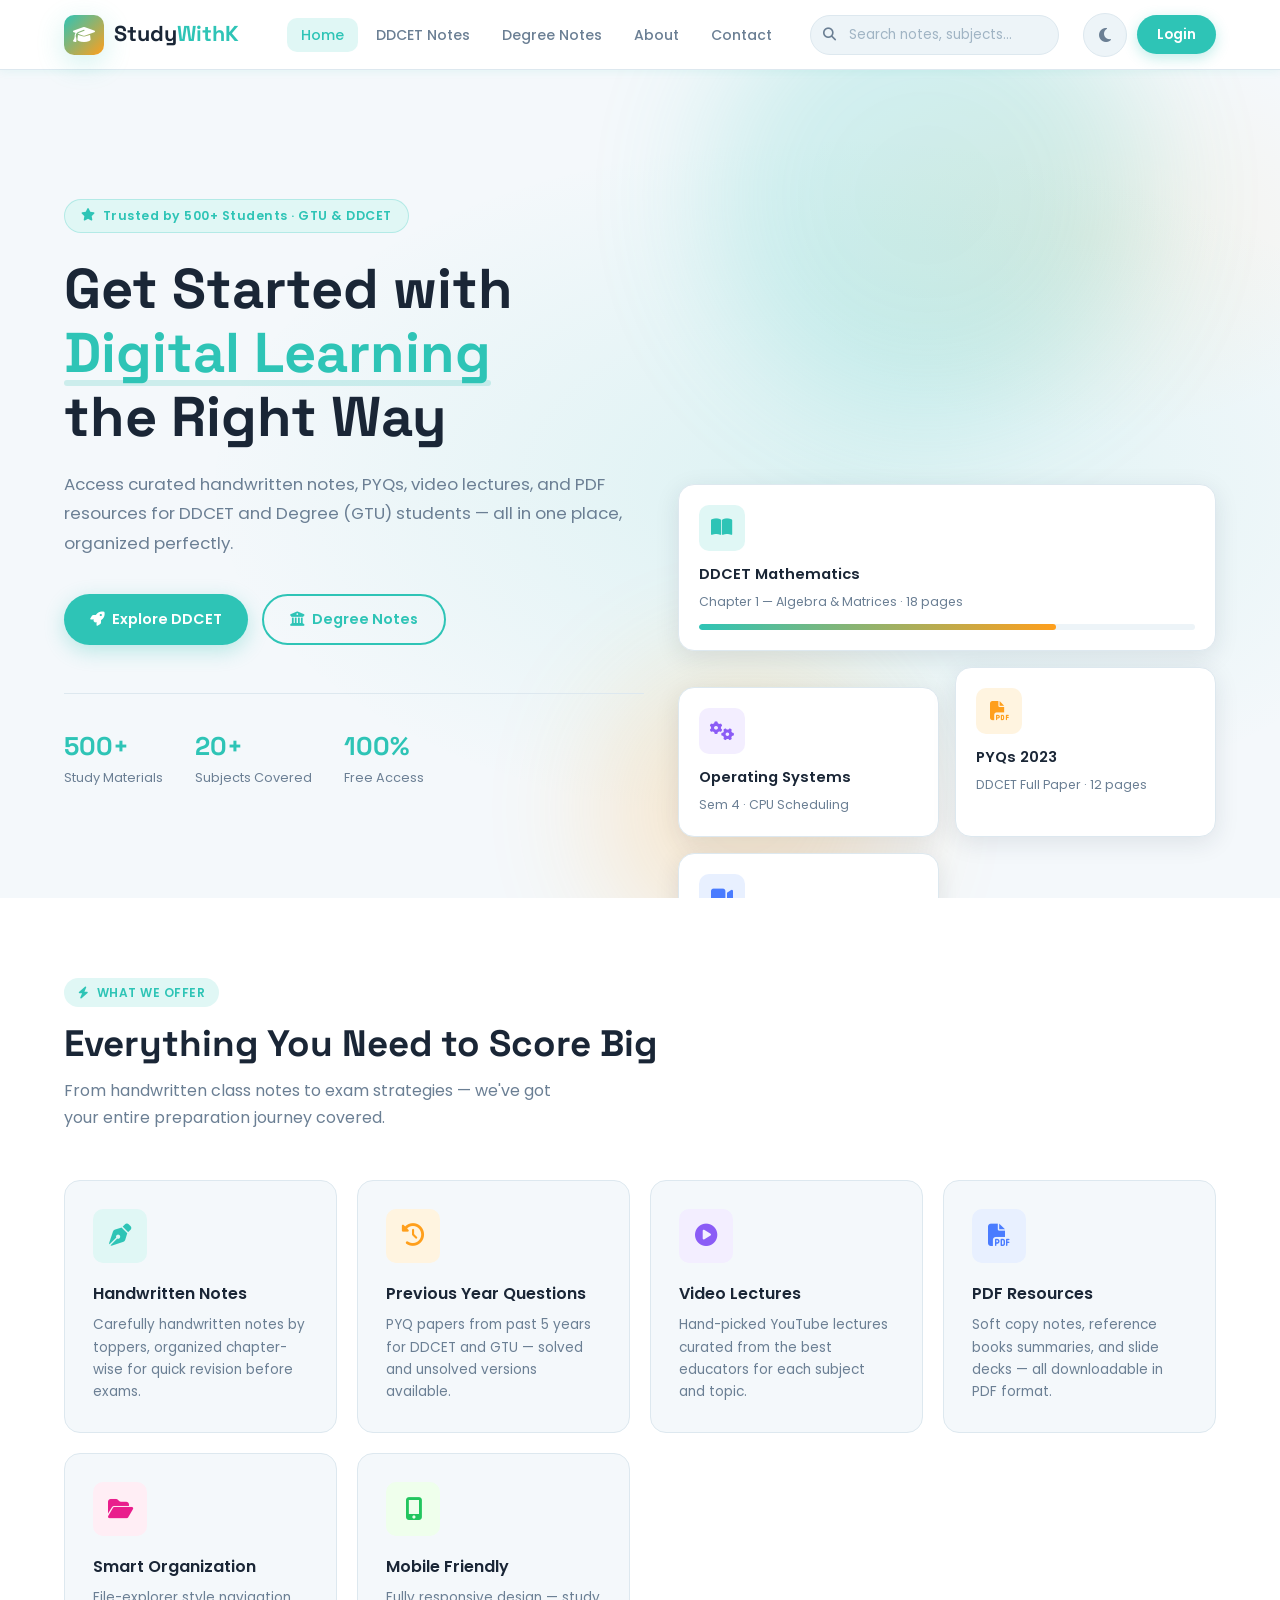
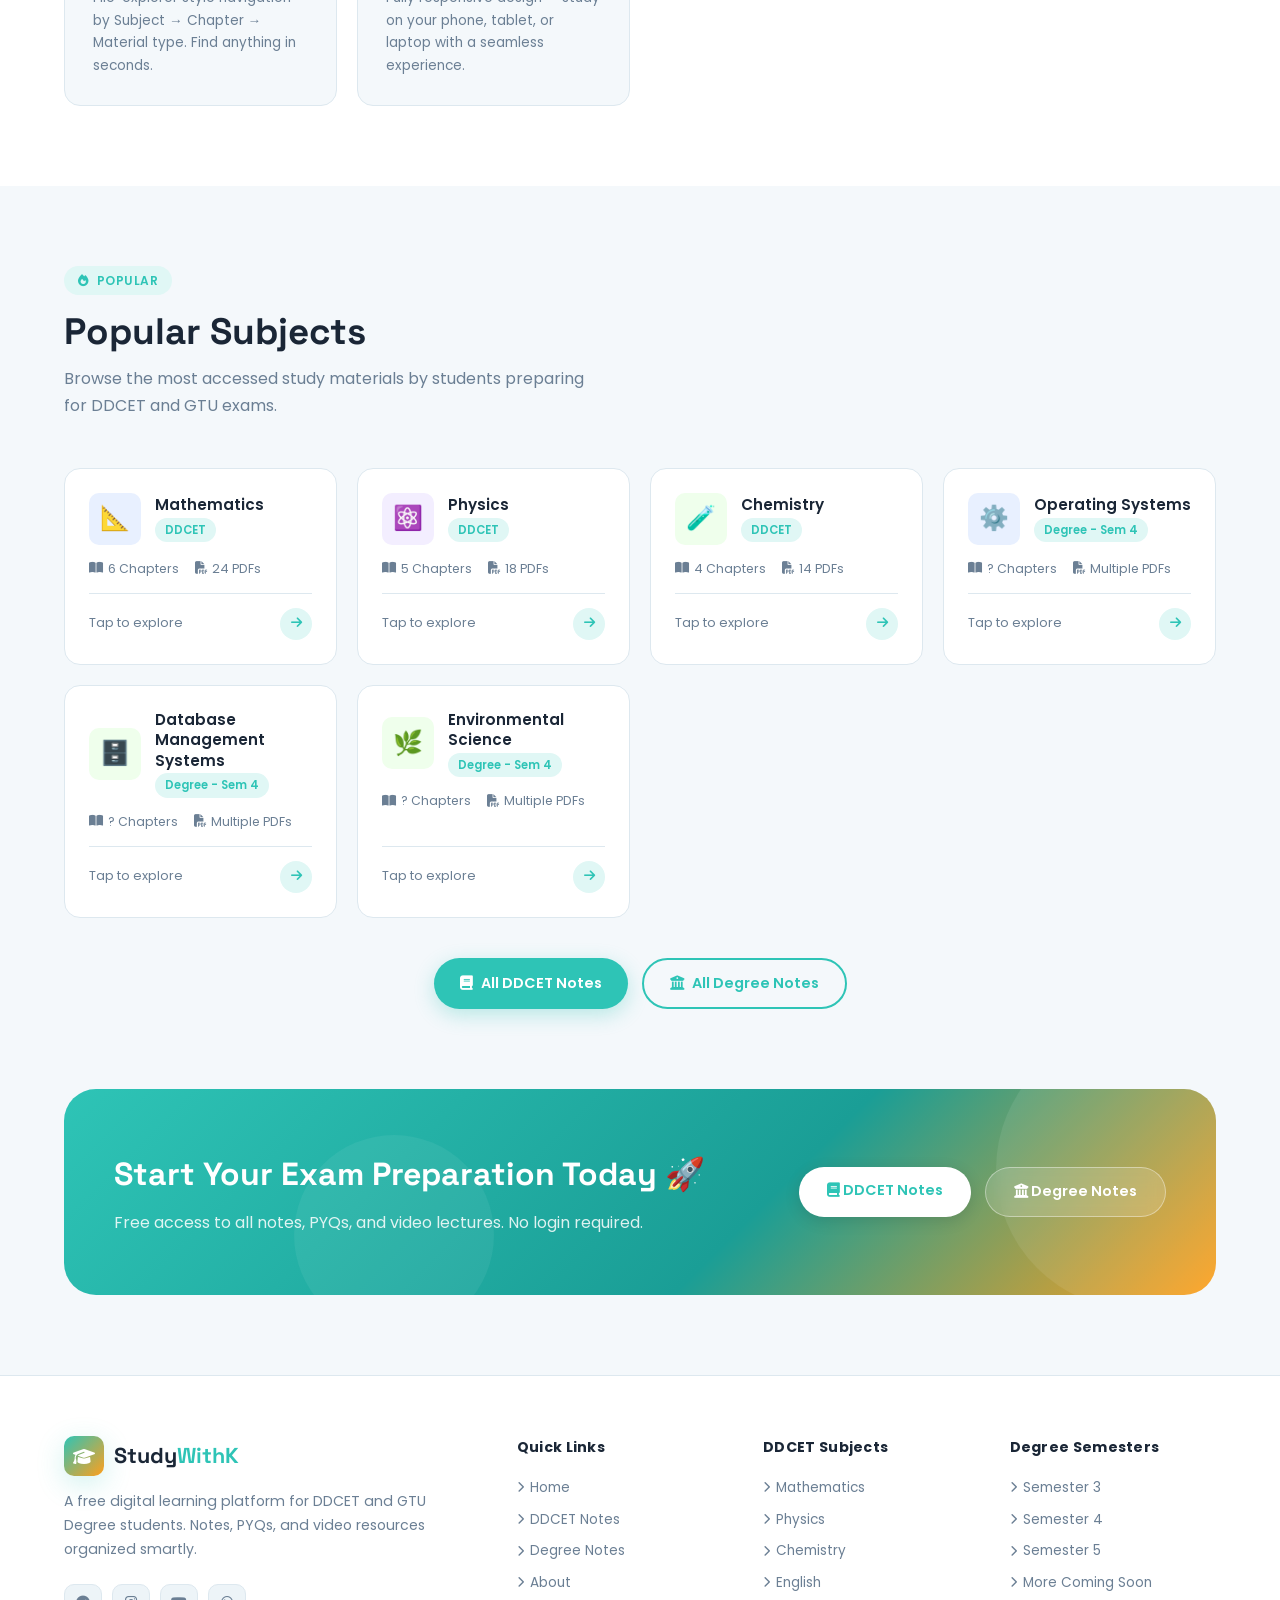
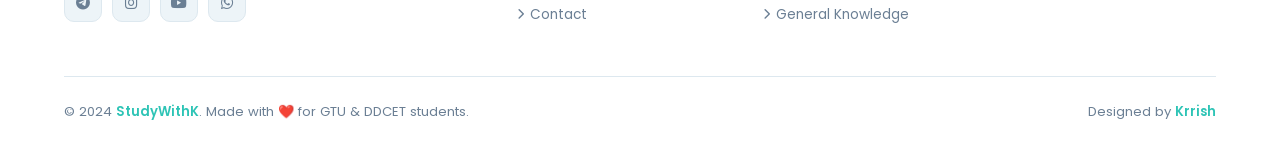
<file: index.html>
<!DOCTYPE html>
<html lang="en">
<head>
  <meta charset="UTF-8" />
  <meta name="viewport" content="width=device-width, initial-scale=1.0" />
  <meta name="description" content="StudyWithK — Your ultimate digital learning platform for DDCET and Degree students. Access notes, PYQs, video lectures, and more." />
  <meta name="keywords" content="DDCET notes, degree notes, GTU notes, study materials, PYQs, handwritten notes" />
  <title>StudyWithK — Digital Learning Platform</title>

  <!-- Font Awesome -->
  <link rel="stylesheet" href="https://cdnjs.cloudflare.com/ajax/libs/font-awesome/6.5.0/css/all.min.css" />
  <!-- Stylesheet -->
  <link rel="stylesheet" href="style.css" />
</head>
<body>

<!-- ============================================================
     NAVBAR
     ============================================================ -->
<nav class="navbar">
  <a href="index.html" class="nav-logo">
    <div class="logo-icon"><i class="fas fa-graduation-cap"></i></div>
    <span>Study<b>WithK</b></span>
  </a>

  <ul class="nav-links">
    <li><a href="index.html" class="active">Home</a></li>
    <li><a href="ddcet.html">DDCET Notes</a></li>
    <li><a href="degree.html">Degree Notes</a></li>
    <li><a href="about.html">About</a></li>
    <li><a href="contact.html">Contact</a></li>
  </ul>

  <div class="nav-search">
    <i class="fas fa-search"></i>
    <input type="text" placeholder="Search notes, subjects..." />
  </div>

  <div class="nav-actions">
    <button class="dark-toggle" title="Toggle dark mode"><i class="fas fa-moon"></i></button>
    <a href="#" class="btn-login" onclick="showToast('Login coming soon!')">Login</a>
    <button class="hamburger" aria-label="Menu">
      <span></span><span></span><span></span>
    </button>
  </div>
</nav>

<!-- Mobile Navigation -->
<div class="mobile-nav">
  <a href="index.html"><i class="fas fa-home"></i> Home</a>
  <a href="ddcet.html"><i class="fas fa-book"></i> DDCET Notes</a>
  <a href="degree.html"><i class="fas fa-university"></i> Degree Notes</a>
  <a href="about.html"><i class="fas fa-info-circle"></i> About</a>
  <a href="contact.html"><i class="fas fa-envelope"></i> Contact</a>
</div>

<div class="page-wrapper">

  <!-- ============================================================
       HERO SECTION
       ============================================================ -->
  <section class="hero">
    <div class="hero-bg"></div>
    <div class="hero-blob hero-blob-1"></div>
    <div class="hero-blob hero-blob-2"></div>

    <div class="hero-content">
      <div class="hero-badge">
        <i class="fas fa-star"></i>
        Trusted by 500+ Students · GTU & DDCET
      </div>

      <h1>
        Get Started with<br>
        <span class="highlight">Digital Learning</span><br>
        the Right Way
      </h1>

      <p>
        Access curated handwritten notes, PYQs, video lectures, and PDF resources
        for DDCET and Degree (GTU) students — all in one place, organized perfectly.
      </p>

      <div class="hero-buttons">
        <a href="ddcet.html" class="btn btn-primary">
          <i class="fas fa-rocket"></i> Explore DDCET
        </a>
        <a href="degree.html" class="btn btn-outline">
          <i class="fas fa-university"></i> Degree Notes
        </a>
      </div>

      <div class="hero-stats">
        <div class="hero-stat">
          <h3>500+</h3>
          <p>Study Materials</p>
        </div>
        <div class="hero-stat">
          <h3>20+</h3>
          <p>Subjects Covered</p>
        </div>
        <div class="hero-stat">
          <h3>100%</h3>
          <p>Free Access</p>
        </div>
      </div>
    </div>

    <!-- Hero Visual Cards -->
    <div class="hero-visual">
      <div class="hero-card">
        <div class="hero-card-icon icon-teal"><i class="fas fa-book-open"></i></div>
        <h4>DDCET Mathematics</h4>
        <p>Chapter 1 — Algebra & Matrices · 18 pages</p>
        <div class="progress"><div class="progress-bar" style="width:72%"></div></div>
      </div>
      <div class="hero-card">
        <div class="hero-card-icon icon-purple"><i class="fas fa-cogs"></i></div>
        <h4>Operating Systems</h4>
        <p>Sem 4 · CPU Scheduling</p>
      </div>
      <div class="hero-card">
        <div class="hero-card-icon icon-orange"><i class="fas fa-file-pdf"></i></div>
        <h4>PYQs 2023</h4>
        <p>DDCET Full Paper · 12 pages</p>
      </div>
      <div class="hero-card">
        <div class="hero-card-icon icon-blue"><i class="fas fa-video"></i></div>
        <h4>Video Lectures</h4>
        <p>25+ curated videos</p>
      </div>
    </div>
  </section>

  <!-- ============================================================
       FEATURES SECTION
       ============================================================ -->
  <section class="features">
    <div class="section-tag"><i class="fas fa-bolt"></i> What We Offer</div>
    <h2 class="section-title">Everything You Need to Score Big</h2>
    <p class="section-subtitle">
      From handwritten class notes to exam strategies — we've got your entire preparation journey covered.
    </p>

    <div class="features-grid">
      <div class="feature-card">
        <div class="feature-icon icon-teal"><i class="fas fa-pen-nib"></i></div>
        <h3>Handwritten Notes</h3>
        <p>Carefully handwritten notes by toppers, organized chapter-wise for quick revision before exams.</p>
      </div>
      <div class="feature-card">
        <div class="feature-icon icon-orange"><i class="fas fa-history"></i></div>
        <h3>Previous Year Questions</h3>
        <p>PYQ papers from past 5 years for DDCET and GTU — solved and unsolved versions available.</p>
      </div>
      <div class="feature-card">
        <div class="feature-icon icon-purple"><i class="fas fa-play-circle"></i></div>
        <h3>Video Lectures</h3>
        <p>Hand-picked YouTube lectures curated from the best educators for each subject and topic.</p>
      </div>
      <div class="feature-card">
        <div class="feature-icon icon-blue"><i class="fas fa-file-pdf"></i></div>
        <h3>PDF Resources</h3>
        <p>Soft copy notes, reference books summaries, and slide decks — all downloadable in PDF format.</p>
      </div>
      <div class="feature-card">
        <div class="feature-icon icon-pink"><i class="fas fa-folder-open"></i></div>
        <h3>Smart Organization</h3>
        <p>File-explorer style navigation by Subject → Chapter → Material type. Find anything in seconds.</p>
      </div>
      <div class="feature-card">
        <div class="feature-icon icon-green"><i class="fas fa-mobile-alt"></i></div>
        <h3>Mobile Friendly</h3>
        <p>Fully responsive design — study on your phone, tablet, or laptop with a seamless experience.</p>
      </div>
    </div>
  </section>

  <!-- ============================================================
       POPULAR SUBJECTS
       ============================================================ -->
  <section>
    <div class="section-tag"><i class="fas fa-fire"></i> Popular</div>
    <h2 class="section-title">Popular Subjects</h2>
    <p class="section-subtitle">
      Browse the most accessed study materials by students preparing for DDCET and GTU exams.
    </p>

    <!-- Rendered by script.js -->
    <div class="subjects-grid" id="subjects-grid"></div>

    <div style="text-align:center; margin-top:40px; display:flex; gap:14px; justify-content:center; flex-wrap:wrap;">
      <a href="ddcet.html" class="btn btn-primary"><i class="fas fa-book"></i> All DDCET Notes</a>
      <a href="degree.html" class="btn btn-outline"><i class="fas fa-university"></i> All Degree Notes</a>
    </div>
  </section>

  <!-- ============================================================
       CTA BANNER
       ============================================================ -->
  <div class="cta-banner">
    <div class="cta-banner-text">
      <h2>Start Your Exam Preparation Today 🚀</h2>
      <p>Free access to all notes, PYQs, and video lectures. No login required.</p>
    </div>
    <div class="cta-banner-btns">
      <a href="ddcet.html" class="btn-white"><i class="fas fa-book"></i> DDCET Notes</a>
      <a href="degree.html" class="btn-ghost-white"><i class="fas fa-university"></i> Degree Notes</a>
    </div>
  </div>

  <!-- ============================================================
       FOOTER
       ============================================================ -->
  <footer>
    <div class="footer-grid">
      <div class="footer-brand">
        <a href="index.html" class="nav-logo">
          <div class="logo-icon"><i class="fas fa-graduation-cap"></i></div>
          <span>Study<b>WithK</b></span>
        </a>
        <p>A free digital learning platform for DDCET and GTU Degree students. Notes, PYQs, and video resources organized smartly.</p>
        <div class="social-links">
          <a href="#" title="Telegram"><i class="fab fa-telegram"></i></a>
          <a href="#" title="Instagram"><i class="fab fa-instagram"></i></a>
          <a href="#" title="YouTube"><i class="fab fa-youtube"></i></a>
          <a href="#" title="WhatsApp"><i class="fab fa-whatsapp"></i></a>
        </div>
      </div>

      <div class="footer-col">
        <h4>Quick Links</h4>
        <ul>
          <li><a href="index.html"><i class="fas fa-chevron-right" style="font-size:0.7rem"></i> Home</a></li>
          <li><a href="ddcet.html"><i class="fas fa-chevron-right" style="font-size:0.7rem"></i> DDCET Notes</a></li>
          <li><a href="degree.html"><i class="fas fa-chevron-right" style="font-size:0.7rem"></i> Degree Notes</a></li>
          <li><a href="about.html"><i class="fas fa-chevron-right" style="font-size:0.7rem"></i> About</a></li>
          <li><a href="contact.html"><i class="fas fa-chevron-right" style="font-size:0.7rem"></i> Contact</a></li>
        </ul>
      </div>

      <div class="footer-col">
        <h4>DDCET Subjects</h4>
        <ul>
          <li><a href="ddcet.html"><i class="fas fa-chevron-right" style="font-size:0.7rem"></i> Mathematics</a></li>
          <li><a href="ddcet.html"><i class="fas fa-chevron-right" style="font-size:0.7rem"></i> Physics</a></li>
          <li><a href="ddcet.html"><i class="fas fa-chevron-right" style="font-size:0.7rem"></i> Chemistry</a></li>
          <li><a href="ddcet.html"><i class="fas fa-chevron-right" style="font-size:0.7rem"></i> English</a></li>
          <li><a href="ddcet.html"><i class="fas fa-chevron-right" style="font-size:0.7rem"></i> General Knowledge</a></li>
        </ul>
      </div>

      <div class="footer-col">
        <h4>Degree Semesters</h4>
        <ul>
          <li><a href="degree.html"><i class="fas fa-chevron-right" style="font-size:0.7rem"></i> Semester 3</a></li>
          <li><a href="degree.html"><i class="fas fa-chevron-right" style="font-size:0.7rem"></i> Semester 4</a></li>
          <li><a href="degree.html"><i class="fas fa-chevron-right" style="font-size:0.7rem"></i> Semester 5</a></li>
          <li><a href="degree.html"><i class="fas fa-chevron-right" style="font-size:0.7rem"></i> More Coming Soon</a></li>
        </ul>
      </div>
    </div>

    <div class="footer-bottom">
      <p>© 2024 <span>StudyWithK</span>. Made with ❤️ for GTU & DDCET students.</p>
      <p>Designed by <span>Krrish</span></p>
    </div>
  </footer>

</div><!-- end page-wrapper -->

<script src="script.js"></script>
</body>
</html>
</file>
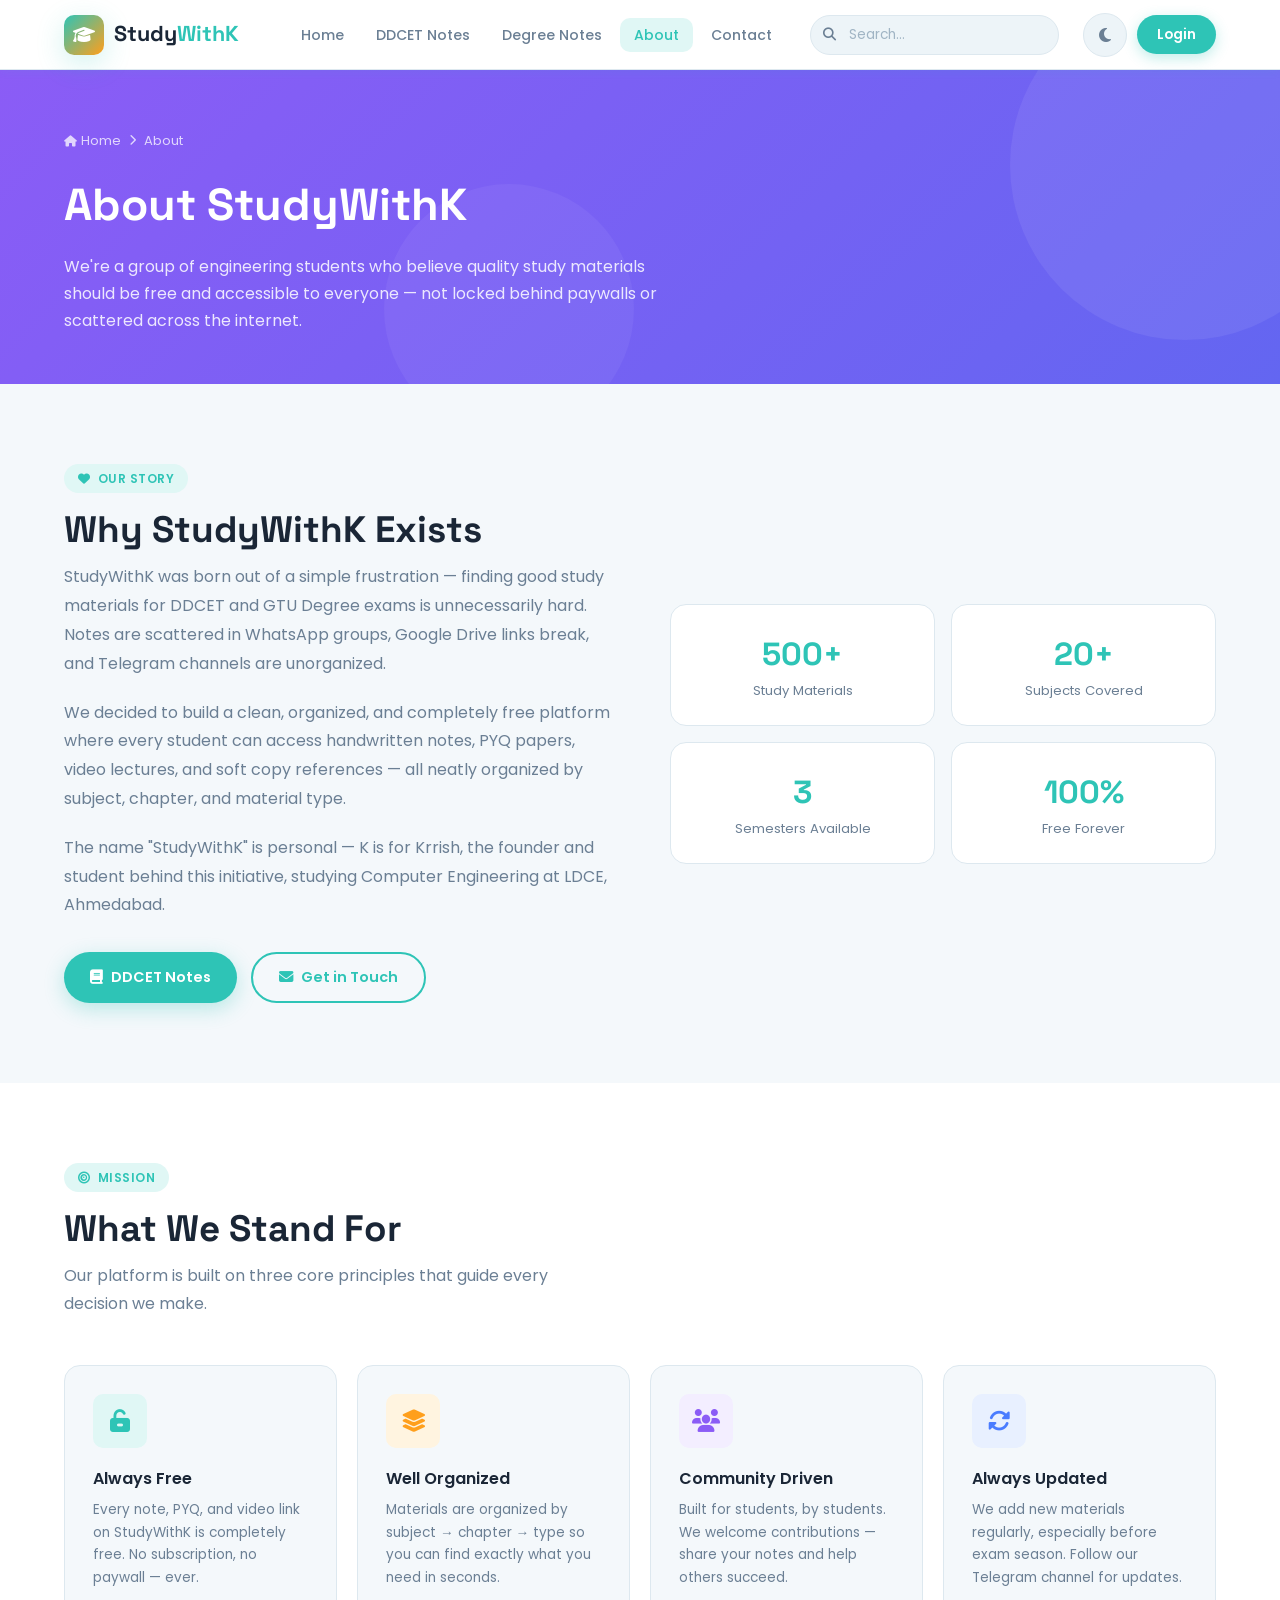
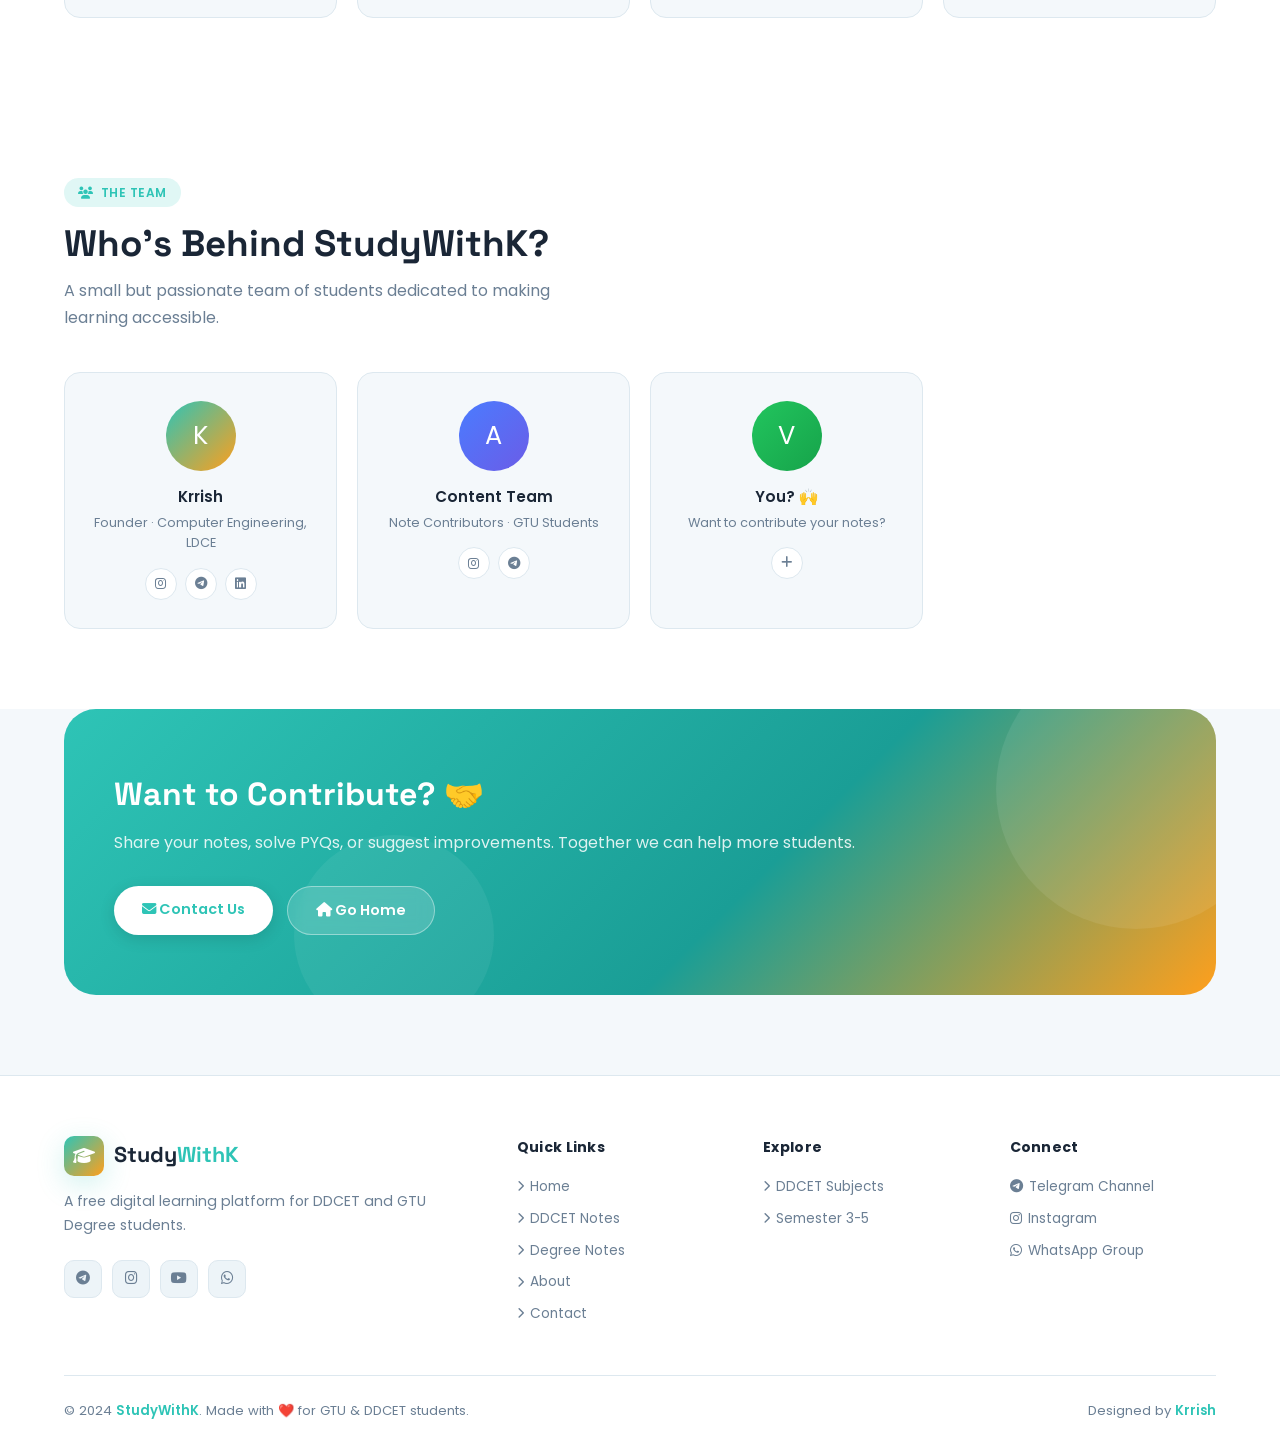
<file: about.html>
<!DOCTYPE html>
<html lang="en">
<head>
  <meta charset="UTF-8" />
  <meta name="viewport" content="width=device-width, initial-scale=1.0" />
  <meta name="description" content="About StudyWithK — Our mission, team, and story behind this free learning platform for DDCET and GTU students." />
  <title>About — StudyWithK</title>
  <link rel="stylesheet" href="https://cdnjs.cloudflare.com/ajax/libs/font-awesome/6.5.0/css/all.min.css" />
  <link rel="stylesheet" href="style.css" />
</head>
<body>

<!-- NAVBAR -->
<nav class="navbar">
  <a href="index.html" class="nav-logo">
    <div class="logo-icon"><i class="fas fa-graduation-cap"></i></div>
    <span>Study<b>WithK</b></span>
  </a>
  <ul class="nav-links">
    <li><a href="index.html">Home</a></li>
    <li><a href="ddcet.html">DDCET Notes</a></li>
    <li><a href="degree.html">Degree Notes</a></li>
    <li><a href="about.html" class="active">About</a></li>
    <li><a href="contact.html">Contact</a></li>
  </ul>
  <div class="nav-search">
    <i class="fas fa-search"></i>
    <input type="text" placeholder="Search..." />
  </div>
  <div class="nav-actions">
    <button class="dark-toggle"><i class="fas fa-moon"></i></button>
    <a href="#" class="btn-login" onclick="showToast('Login coming soon!')">Login</a>
    <button class="hamburger"><span></span><span></span><span></span></button>
  </div>
</nav>

<div class="mobile-nav">
  <a href="index.html"><i class="fas fa-home"></i> Home</a>
  <a href="ddcet.html"><i class="fas fa-book"></i> DDCET Notes</a>
  <a href="degree.html"><i class="fas fa-university"></i> Degree Notes</a>
  <a href="about.html"><i class="fas fa-info-circle"></i> About</a>
  <a href="contact.html"><i class="fas fa-envelope"></i> Contact</a>
</div>

<div class="page-wrapper">

  <!-- INNER HERO -->
  <div class="inner-hero" style="background: linear-gradient(135deg, #8b5cf6 0%, #6366f1 100%);">
    <div class="inner-hero-content">
      <div class="breadcrumb">
        <a href="index.html"><i class="fas fa-home"></i> Home</a>
        <i class="fas fa-chevron-right"></i>
        <span>About</span>
      </div>
      <h1>About StudyWithK</h1>
      <p>
        We're a group of engineering students who believe quality study materials should be
        free and accessible to everyone — not locked behind paywalls or scattered across the internet.
      </p>
    </div>
  </div>

  <!-- ABOUT MAIN -->
  <section>
    <div class="about-grid">
      <div>
        <div class="section-tag"><i class="fas fa-heart"></i> Our Story</div>
        <h2 class="section-title">Why StudyWithK Exists</h2>
        <p style="color:var(--text-muted); line-height:1.8; margin-bottom:20px;">
          StudyWithK was born out of a simple frustration — finding good study materials for DDCET
          and GTU Degree exams is unnecessarily hard. Notes are scattered in WhatsApp groups,
          Google Drive links break, and Telegram channels are unorganized.
        </p>
        <p style="color:var(--text-muted); line-height:1.8; margin-bottom:20px;">
          We decided to build a clean, organized, and completely free platform where every student
          can access handwritten notes, PYQ papers, video lectures, and soft copy references —
          all neatly organized by subject, chapter, and material type.
        </p>
        <p style="color:var(--text-muted); line-height:1.8; margin-bottom:32px;">
          The name "StudyWithK" is personal — K is for Krrish, the founder and student behind this
          initiative, studying Computer Engineering at LDCE, Ahmedabad.
        </p>
        <div style="display:flex; gap:14px; flex-wrap:wrap;">
          <a href="ddcet.html" class="btn btn-primary"><i class="fas fa-book"></i> DDCET Notes</a>
          <a href="contact.html" class="btn btn-outline"><i class="fas fa-envelope"></i> Get in Touch</a>
        </div>
      </div>

      <div class="about-visual">
        <div class="about-stat-card">
          <h2>500+</h2>
          <p>Study Materials</p>
        </div>
        <div class="about-stat-card">
          <h2>20+</h2>
          <p>Subjects Covered</p>
        </div>
        <div class="about-stat-card">
          <h2>3</h2>
          <p>Semesters Available</p>
        </div>
        <div class="about-stat-card">
          <h2>100%</h2>
          <p>Free Forever</p>
        </div>
      </div>
    </div>
  </section>

  <!-- MISSION -->
  <section class="features">
    <div class="section-tag"><i class="fas fa-bullseye"></i> Mission</div>
    <h2 class="section-title">What We Stand For</h2>
    <p class="section-subtitle">Our platform is built on three core principles that guide every decision we make.</p>

    <div class="features-grid">
      <div class="feature-card">
        <div class="feature-icon icon-teal"><i class="fas fa-unlock-alt"></i></div>
        <h3>Always Free</h3>
        <p>Every note, PYQ, and video link on StudyWithK is completely free. No subscription, no paywall — ever.</p>
      </div>
      <div class="feature-card">
        <div class="feature-icon icon-orange"><i class="fas fa-layer-group"></i></div>
        <h3>Well Organized</h3>
        <p>Materials are organized by subject → chapter → type so you can find exactly what you need in seconds.</p>
      </div>
      <div class="feature-card">
        <div class="feature-icon icon-purple"><i class="fas fa-users"></i></div>
        <h3>Community Driven</h3>
        <p>Built for students, by students. We welcome contributions — share your notes and help others succeed.</p>
      </div>
      <div class="feature-card">
        <div class="feature-icon icon-blue"><i class="fas fa-sync-alt"></i></div>
        <h3>Always Updated</h3>
        <p>We add new materials regularly, especially before exam season. Follow our Telegram channel for updates.</p>
      </div>
    </div>
  </section>

  <!-- TEAM -->
  <section class="team-section">
    <div class="section-tag"><i class="fas fa-users"></i> The Team</div>
    <h2 class="section-title">Who's Behind StudyWithK?</h2>
    <p class="section-subtitle" style="margin-bottom:40px;">
      A small but passionate team of students dedicated to making learning accessible.
    </p>

    <div class="team-grid">
      <div class="team-card">
        <div class="team-avatar">K</div>
        <h4>Krrish</h4>
        <p>Founder · Computer Engineering, LDCE</p>
        <div class="team-socials">
          <a href="#"><i class="fab fa-instagram"></i></a>
          <a href="#"><i class="fab fa-telegram"></i></a>
          <a href="#"><i class="fab fa-linkedin"></i></a>
        </div>
      </div>
      <div class="team-card">
        <div class="team-avatar" style="background: linear-gradient(135deg, #4a7cff, #6b5ce7);">A</div>
        <h4>Content Team</h4>
        <p>Note Contributors · GTU Students</p>
        <div class="team-socials">
          <a href="#"><i class="fab fa-instagram"></i></a>
          <a href="#"><i class="fab fa-telegram"></i></a>
        </div>
      </div>
      <div class="team-card">
        <div class="team-avatar" style="background: linear-gradient(135deg, #22c55e, #16a34a);">V</div>
        <h4>You? 🙌</h4>
        <p>Want to contribute your notes?</p>
        <div class="team-socials">
          <a href="contact.html"><i class="fas fa-plus"></i></a>
        </div>
      </div>
    </div>
  </section>

  <!-- CTA -->
  <div class="cta-banner">
    <div class="cta-banner-text">
      <h2>Want to Contribute? 🤝</h2>
      <p>Share your notes, solve PYQs, or suggest improvements. Together we can help more students.</p>
    </div>
    <div class="cta-banner-btns">
      <a href="contact.html" class="btn-white"><i class="fas fa-envelope"></i> Contact Us</a>
      <a href="index.html" class="btn-ghost-white"><i class="fas fa-home"></i> Go Home</a>
    </div>
  </div>

  <!-- FOOTER -->
  <footer>
    <div class="footer-grid">
      <div class="footer-brand">
        <a href="index.html" class="nav-logo">
          <div class="logo-icon"><i class="fas fa-graduation-cap"></i></div>
          <span>Study<b>WithK</b></span>
        </a>
        <p>A free digital learning platform for DDCET and GTU Degree students.</p>
        <div class="social-links">
          <a href="#"><i class="fab fa-telegram"></i></a>
          <a href="#"><i class="fab fa-instagram"></i></a>
          <a href="#"><i class="fab fa-youtube"></i></a>
          <a href="#"><i class="fab fa-whatsapp"></i></a>
        </div>
      </div>
      <div class="footer-col">
        <h4>Quick Links</h4>
        <ul>
          <li><a href="index.html"><i class="fas fa-chevron-right" style="font-size:0.7rem"></i> Home</a></li>
          <li><a href="ddcet.html"><i class="fas fa-chevron-right" style="font-size:0.7rem"></i> DDCET Notes</a></li>
          <li><a href="degree.html"><i class="fas fa-chevron-right" style="font-size:0.7rem"></i> Degree Notes</a></li>
          <li><a href="about.html"><i class="fas fa-chevron-right" style="font-size:0.7rem"></i> About</a></li>
          <li><a href="contact.html"><i class="fas fa-chevron-right" style="font-size:0.7rem"></i> Contact</a></li>
        </ul>
      </div>
      <div class="footer-col">
        <h4>Explore</h4>
        <ul>
          <li><a href="ddcet.html"><i class="fas fa-chevron-right" style="font-size:0.7rem"></i> DDCET Subjects</a></li>
          <li><a href="degree.html"><i class="fas fa-chevron-right" style="font-size:0.7rem"></i> Semester 3-5</a></li>
        </ul>
      </div>
      <div class="footer-col">
        <h4>Connect</h4>
        <ul>
          <li><a href="#"><i class="fab fa-telegram"></i> Telegram Channel</a></li>
          <li><a href="#"><i class="fab fa-instagram"></i> Instagram</a></li>
          <li><a href="#"><i class="fab fa-whatsapp"></i> WhatsApp Group</a></li>
        </ul>
      </div>
    </div>
    <div class="footer-bottom">
      <p>© 2024 <span>StudyWithK</span>. Made with ❤️ for GTU & DDCET students.</p>
      <p>Designed by <span>Krrish</span></p>
    </div>
  </footer>

</div>
<script src="script.js"></script>
</body>
</html>
</file>
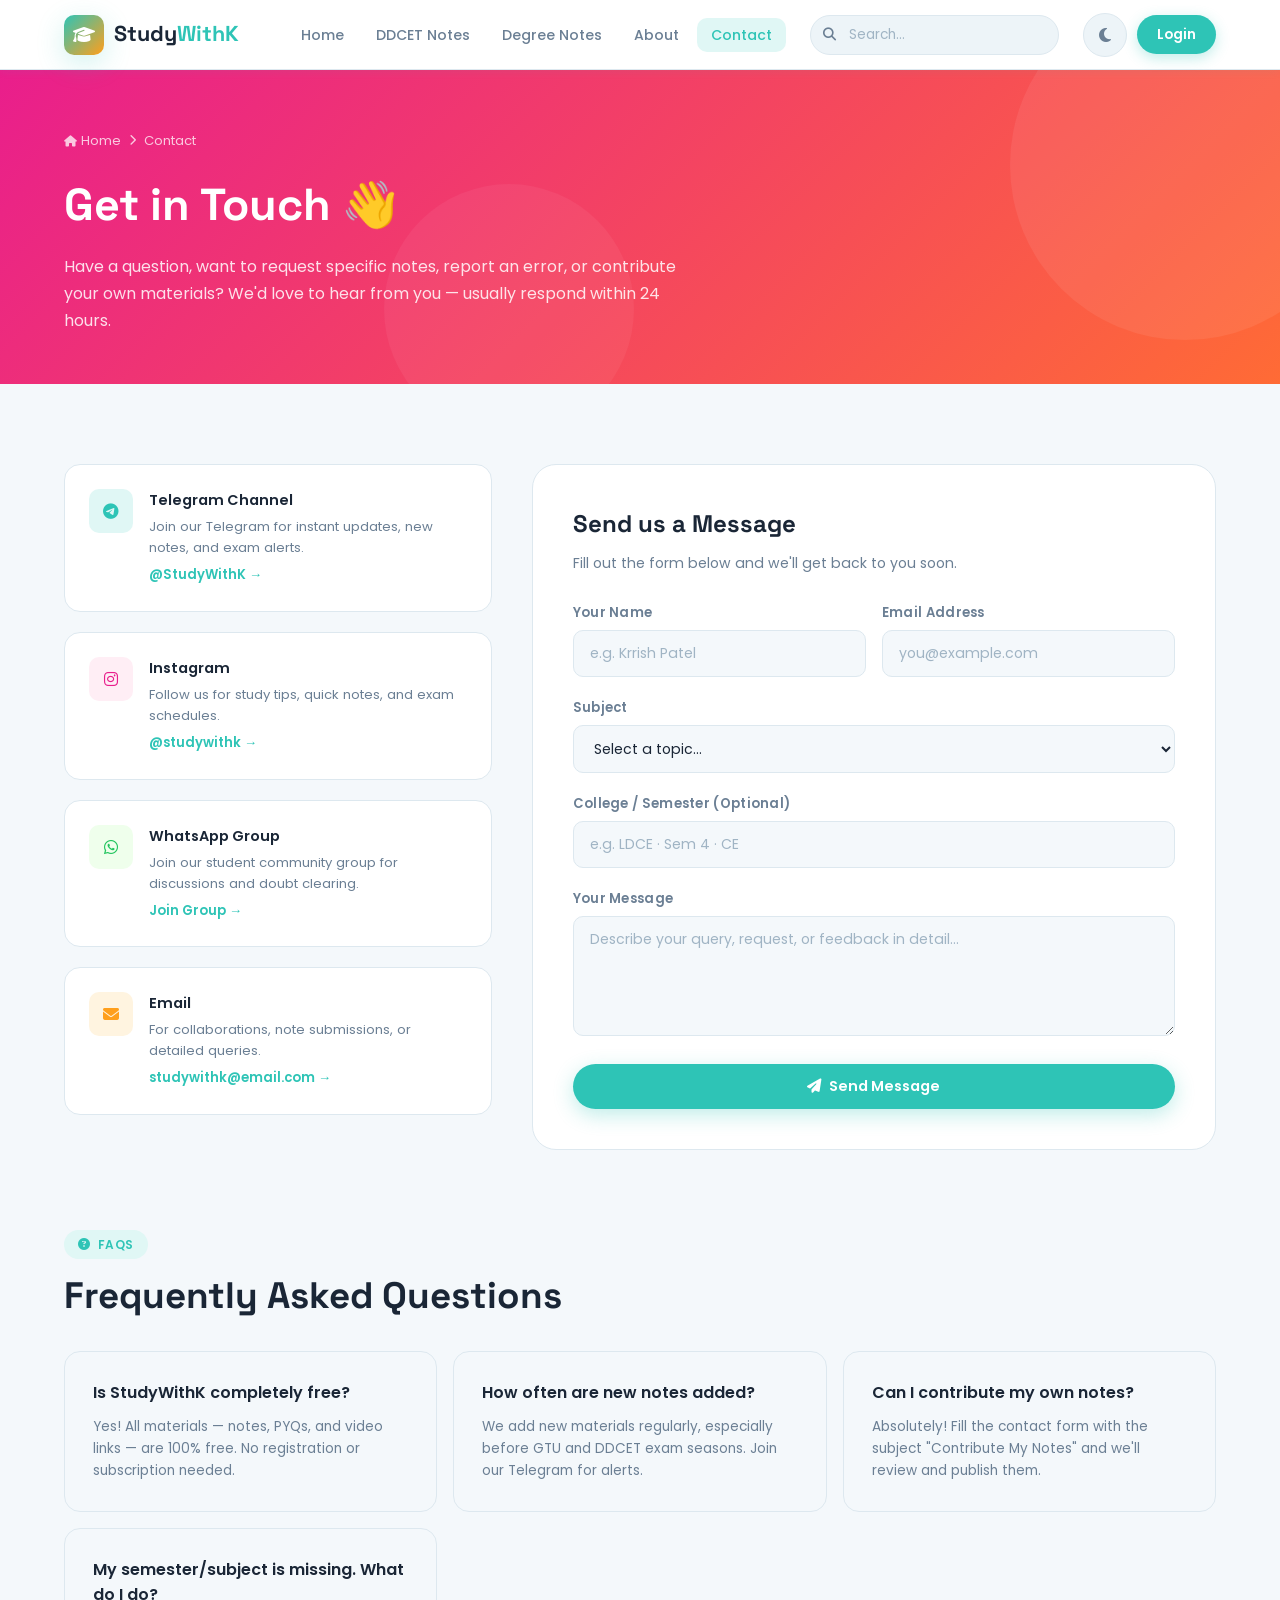
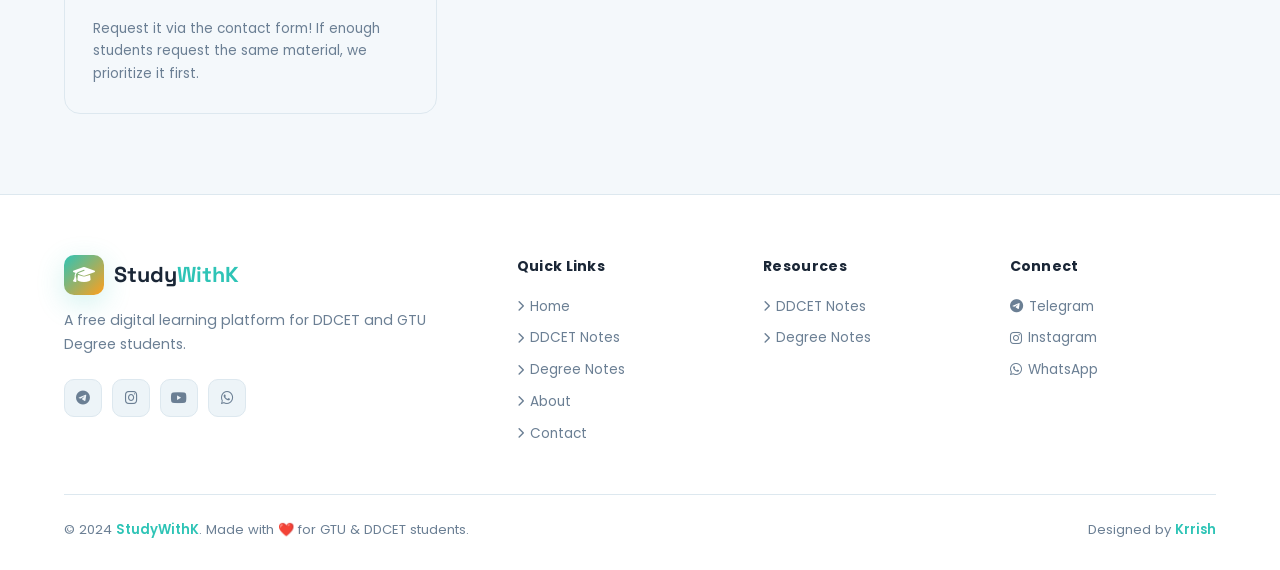
<file: contact.html>
<!DOCTYPE html>
<html lang="en">
<head>
  <meta charset="UTF-8" />
  <meta name="viewport" content="width=device-width, initial-scale=1.0" />
  <meta name="description" content="Contact StudyWithK — Request notes, report errors, or suggest improvements for our free DDCET and GTU learning platform." />
  <title>Contact — StudyWithK</title>
  <link rel="stylesheet" href="https://cdnjs.cloudflare.com/ajax/libs/font-awesome/6.5.0/css/all.min.css" />
  <link rel="stylesheet" href="style.css" />
</head>
<body>

<!-- NAVBAR -->
<nav class="navbar">
  <a href="index.html" class="nav-logo">
    <div class="logo-icon"><i class="fas fa-graduation-cap"></i></div>
    <span>Study<b>WithK</b></span>
  </a>
  <ul class="nav-links">
    <li><a href="index.html">Home</a></li>
    <li><a href="ddcet.html">DDCET Notes</a></li>
    <li><a href="degree.html">Degree Notes</a></li>
    <li><a href="about.html">About</a></li>
    <li><a href="contact.html" class="active">Contact</a></li>
  </ul>
  <div class="nav-search">
    <i class="fas fa-search"></i>
    <input type="text" placeholder="Search..." />
  </div>
  <div class="nav-actions">
    <button class="dark-toggle"><i class="fas fa-moon"></i></button>
    <a href="#" class="btn-login" onclick="showToast('Login coming soon!')">Login</a>
    <button class="hamburger"><span></span><span></span><span></span></button>
  </div>
</nav>

<div class="mobile-nav">
  <a href="index.html"><i class="fas fa-home"></i> Home</a>
  <a href="ddcet.html"><i class="fas fa-book"></i> DDCET Notes</a>
  <a href="degree.html"><i class="fas fa-university"></i> Degree Notes</a>
  <a href="about.html"><i class="fas fa-info-circle"></i> About</a>
  <a href="contact.html"><i class="fas fa-envelope"></i> Contact</a>
</div>

<div class="page-wrapper">

  <!-- INNER HERO -->
  <div class="inner-hero" style="background: linear-gradient(135deg, #e91e8c 0%, #ff6b35 100%);">
    <div class="inner-hero-content">
      <div class="breadcrumb">
        <a href="index.html"><i class="fas fa-home"></i> Home</a>
        <i class="fas fa-chevron-right"></i>
        <span>Contact</span>
      </div>
      <h1>Get in Touch 👋</h1>
      <p>
        Have a question, want to request specific notes, report an error, or contribute your own materials?
        We'd love to hear from you — usually respond within 24 hours.
      </p>
    </div>
  </div>

  <!-- CONTACT SECTION -->
  <div class="contact-section">
    <div class="contact-grid">

      <!-- Contact Info Cards -->
      <div class="contact-info">
        <div class="contact-info-card">
          <div class="ci-icon icon-teal"><i class="fab fa-telegram"></i></div>
          <div>
            <h4>Telegram Channel</h4>
            <p>Join our Telegram for instant updates, new notes, and exam alerts.</p>
            <a href="#" style="color:var(--primary); font-size:0.82rem; font-weight:600; margin-top:6px; display:inline-block;">@StudyWithK →</a>
          </div>
        </div>

        <div class="contact-info-card">
          <div class="ci-icon icon-pink"><i class="fab fa-instagram"></i></div>
          <div>
            <h4>Instagram</h4>
            <p>Follow us for study tips, quick notes, and exam schedules.</p>
            <a href="#" style="color:var(--primary); font-size:0.82rem; font-weight:600; margin-top:6px; display:inline-block;">@studywithk →</a>
          </div>
        </div>

        <div class="contact-info-card">
          <div class="ci-icon icon-green"><i class="fab fa-whatsapp"></i></div>
          <div>
            <h4>WhatsApp Group</h4>
            <p>Join our student community group for discussions and doubt clearing.</p>
            <a href="#" style="color:var(--primary); font-size:0.82rem; font-weight:600; margin-top:6px; display:inline-block;">Join Group →</a>
          </div>
        </div>

        <div class="contact-info-card">
          <div class="ci-icon icon-orange"><i class="fas fa-envelope"></i></div>
          <div>
            <h4>Email</h4>
            <p>For collaborations, note submissions, or detailed queries.</p>
            <a href="mailto:studywithk@email.com" style="color:var(--primary); font-size:0.82rem; font-weight:600; margin-top:6px; display:inline-block;">studywithk@email.com →</a>
          </div>
        </div>
      </div>

      <!-- Contact Form -->
      <div class="contact-form-card">
        <h2>Send us a Message</h2>
        <p>Fill out the form below and we'll get back to you soon.</p>

        <form id="contact-form" novalidate>
          <div class="form-row">
            <div class="form-group">
              <label for="name">Your Name</label>
              <input type="text" id="name" placeholder="e.g. Krrish Patel" required />
            </div>
            <div class="form-group">
              <label for="email">Email Address</label>
              <input type="email" id="email" placeholder="you@example.com" required />
            </div>
          </div>

          <div class="form-group">
            <label for="subject">Subject</label>
            <select id="subject">
              <option value="">Select a topic...</option>
              <option>Request DDCET Notes</option>
              <option>Request Degree Notes</option>
              <option>Report an Error</option>
              <option>Contribute My Notes</option>
              <option>Suggest a Feature</option>
              <option>General Query</option>
            </select>
          </div>

          <div class="form-group">
            <label for="college">College / Semester (Optional)</label>
            <input type="text" id="college" placeholder="e.g. LDCE · Sem 4 · CE" />
          </div>

          <div class="form-group">
            <label for="message">Your Message</label>
            <textarea id="message" placeholder="Describe your query, request, or feedback in detail..." required></textarea>
          </div>

          <button type="submit" class="btn btn-primary" style="width:100%; justify-content:center;">
            <i class="fas fa-paper-plane"></i> Send Message
          </button>
        </form>
      </div>

    </div>
  </div>

  <!-- FAQ SECTION -->
  <section style="padding:0 5% 80px;">
    <div class="section-tag"><i class="fas fa-question-circle"></i> FAQs</div>
    <h2 class="section-title">Frequently Asked Questions</h2>

    <div style="display:grid; grid-template-columns: repeat(auto-fit, minmax(280px,1fr)); gap:16px; margin-top:32px;">
      <div class="feature-card">
        <h3 style="margin-bottom:10px;">Is StudyWithK completely free?</h3>
        <p>Yes! All materials — notes, PYQs, and video links — are 100% free. No registration or subscription needed.</p>
      </div>
      <div class="feature-card">
        <h3 style="margin-bottom:10px;">How often are new notes added?</h3>
        <p>We add new materials regularly, especially before GTU and DDCET exam seasons. Join our Telegram for alerts.</p>
      </div>
      <div class="feature-card">
        <h3 style="margin-bottom:10px;">Can I contribute my own notes?</h3>
        <p>Absolutely! Fill the contact form with the subject "Contribute My Notes" and we'll review and publish them.</p>
      </div>
      <div class="feature-card">
        <h3 style="margin-bottom:10px;">My semester/subject is missing. What do I do?</h3>
        <p>Request it via the contact form! If enough students request the same material, we prioritize it first.</p>
      </div>
    </div>
  </section>

  <!-- FOOTER -->
  <footer>
    <div class="footer-grid">
      <div class="footer-brand">
        <a href="index.html" class="nav-logo">
          <div class="logo-icon"><i class="fas fa-graduation-cap"></i></div>
          <span>Study<b>WithK</b></span>
        </a>
        <p>A free digital learning platform for DDCET and GTU Degree students.</p>
        <div class="social-links">
          <a href="#"><i class="fab fa-telegram"></i></a>
          <a href="#"><i class="fab fa-instagram"></i></a>
          <a href="#"><i class="fab fa-youtube"></i></a>
          <a href="#"><i class="fab fa-whatsapp"></i></a>
        </div>
      </div>
      <div class="footer-col">
        <h4>Quick Links</h4>
        <ul>
          <li><a href="index.html"><i class="fas fa-chevron-right" style="font-size:0.7rem"></i> Home</a></li>
          <li><a href="ddcet.html"><i class="fas fa-chevron-right" style="font-size:0.7rem"></i> DDCET Notes</a></li>
          <li><a href="degree.html"><i class="fas fa-chevron-right" style="font-size:0.7rem"></i> Degree Notes</a></li>
          <li><a href="about.html"><i class="fas fa-chevron-right" style="font-size:0.7rem"></i> About</a></li>
          <li><a href="contact.html"><i class="fas fa-chevron-right" style="font-size:0.7rem"></i> Contact</a></li>
        </ul>
      </div>
      <div class="footer-col">
        <h4>Resources</h4>
        <ul>
          <li><a href="ddcet.html"><i class="fas fa-chevron-right" style="font-size:0.7rem"></i> DDCET Notes</a></li>
          <li><a href="degree.html"><i class="fas fa-chevron-right" style="font-size:0.7rem"></i> Degree Notes</a></li>
        </ul>
      </div>
      <div class="footer-col">
        <h4>Connect</h4>
        <ul>
          <li><a href="#"><i class="fab fa-telegram"></i> Telegram</a></li>
          <li><a href="#"><i class="fab fa-instagram"></i> Instagram</a></li>
          <li><a href="#"><i class="fab fa-whatsapp"></i> WhatsApp</a></li>
        </ul>
      </div>
    </div>
    <div class="footer-bottom">
      <p>© 2024 <span>StudyWithK</span>. Made with ❤️ for GTU & DDCET students.</p>
      <p>Designed by <span>Krrish</span></p>
    </div>
  </footer>

</div>
<script src="script.js"></script>
</body>
</html>
</file>
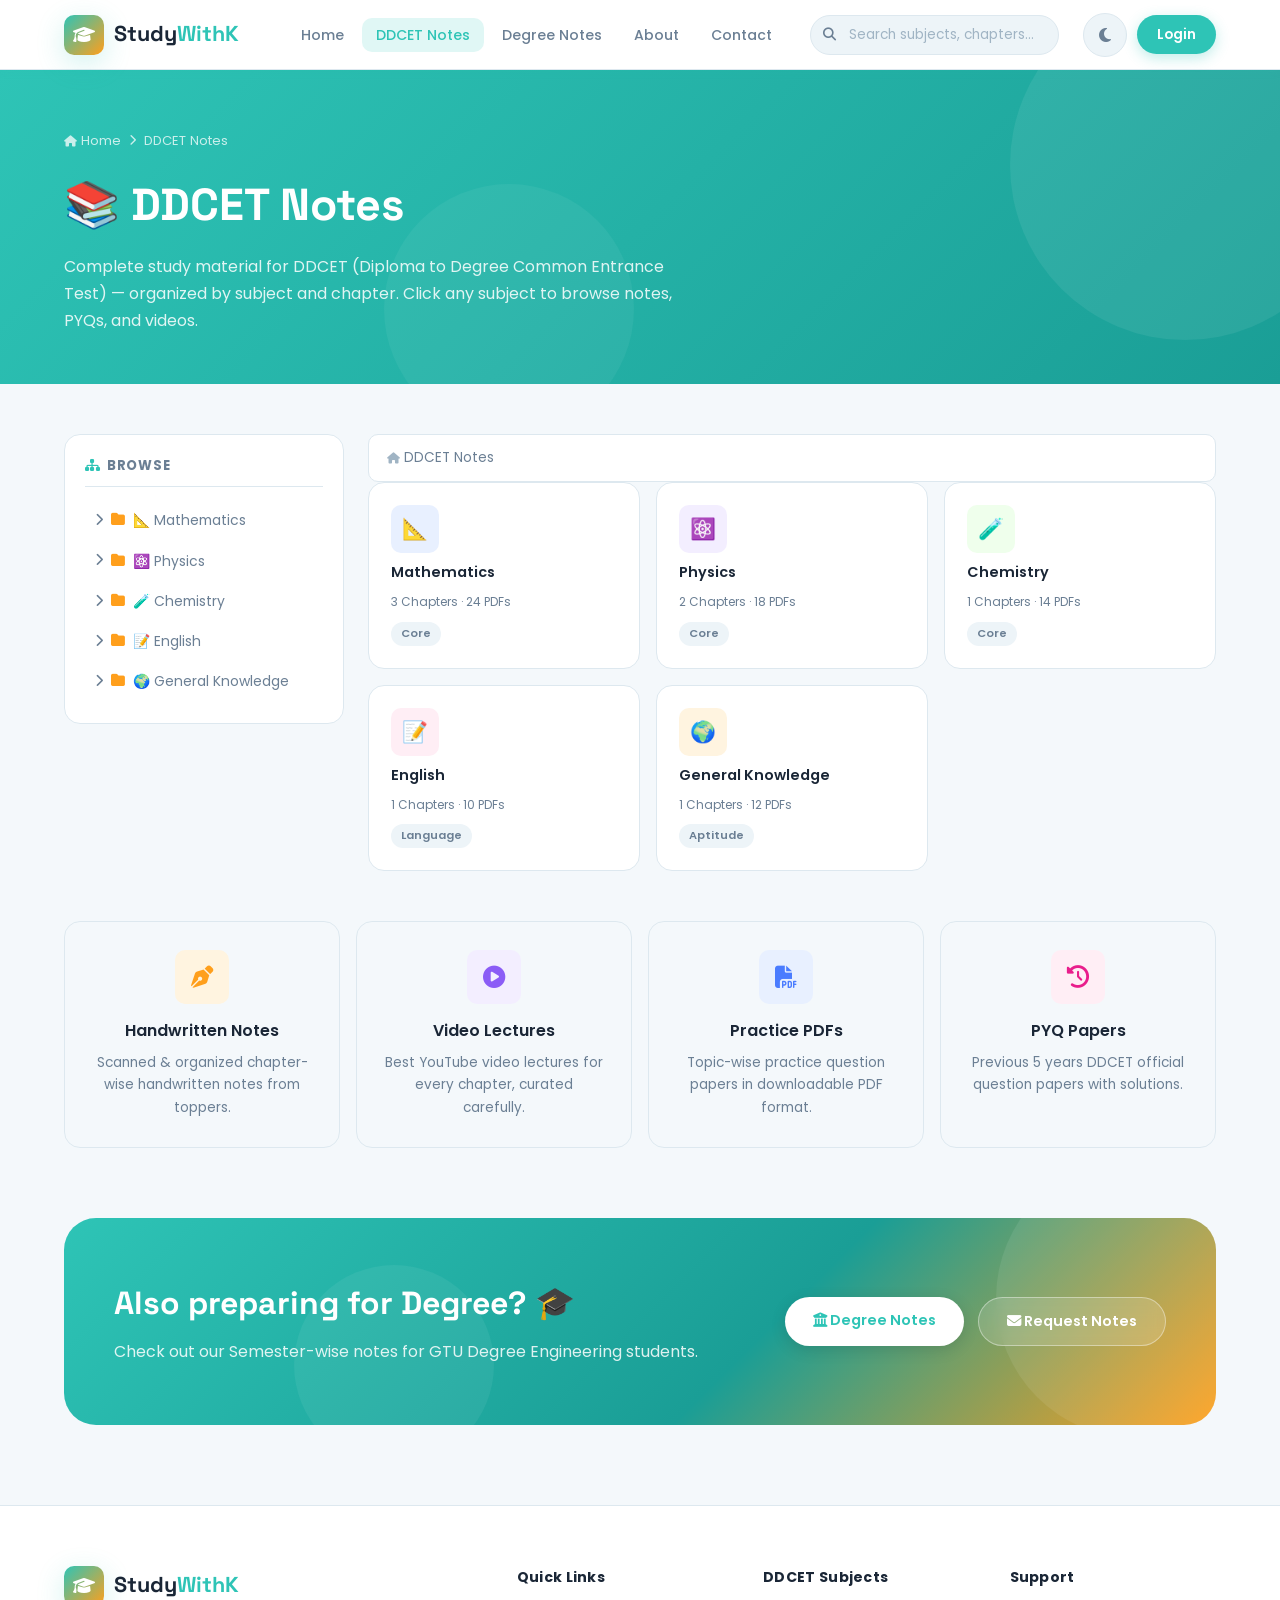
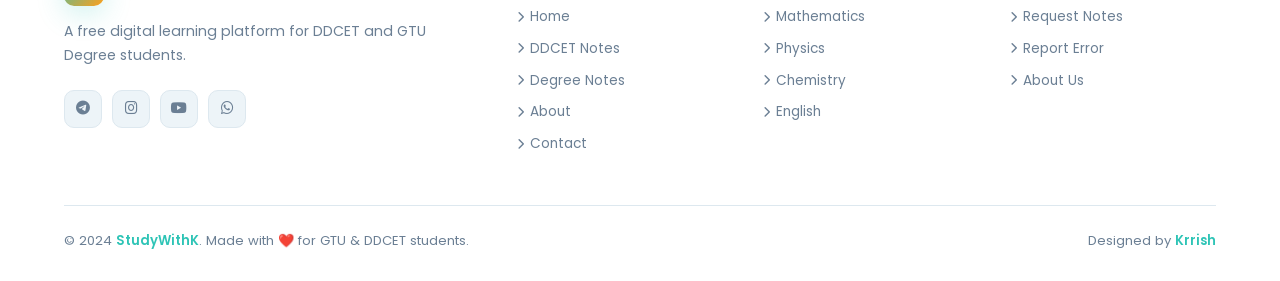
<file: ddcet.html>
<!DOCTYPE html>
<html lang="en">
<head>
  <meta charset="UTF-8" />
  <meta name="viewport" content="width=device-width, initial-scale=1.0" />
  <meta name="description" content="DDCET Notes — Handwritten notes, PYQs, video lectures and PDF resources for DDCET preparation. StudyWithK." />
  <title>DDCET Notes — StudyWithK</title>
  <link rel="stylesheet" href="https://cdnjs.cloudflare.com/ajax/libs/font-awesome/6.5.0/css/all.min.css" />
  <link rel="stylesheet" href="style.css" />
</head>
<body>

<!-- NAVBAR -->
<nav class="navbar">
  <a href="index.html" class="nav-logo">
    <div class="logo-icon"><i class="fas fa-graduation-cap"></i></div>
    <span>Study<b>WithK</b></span>
  </a>
  <ul class="nav-links">
    <li><a href="index.html">Home</a></li>
    <li><a href="ddcet.html" class="active">DDCET Notes</a></li>
    <li><a href="degree.html">Degree Notes</a></li>
    <li><a href="about.html">About</a></li>
    <li><a href="contact.html">Contact</a></li>
  </ul>
  <div class="nav-search">
    <i class="fas fa-search"></i>
    <input type="text" placeholder="Search subjects, chapters..." />
  </div>
  <div class="nav-actions">
    <button class="dark-toggle" title="Toggle dark mode"><i class="fas fa-moon"></i></button>
    <a href="#" class="btn-login" onclick="showToast('Login coming soon!')">Login</a>
    <button class="hamburger" aria-label="Menu"><span></span><span></span><span></span></button>
  </div>
</nav>

<div class="mobile-nav">
  <a href="index.html"><i class="fas fa-home"></i> Home</a>
  <a href="ddcet.html"><i class="fas fa-book"></i> DDCET Notes</a>
  <a href="degree.html"><i class="fas fa-university"></i> Degree Notes</a>
  <a href="about.html"><i class="fas fa-info-circle"></i> About</a>
  <a href="contact.html"><i class="fas fa-envelope"></i> Contact</a>
</div>

<div class="page-wrapper">

  <!-- INNER HERO -->
  <div class="inner-hero">
    <div class="inner-hero-content">
      <div class="breadcrumb">
        <a href="index.html"><i class="fas fa-home"></i> Home</a>
        <i class="fas fa-chevron-right"></i>
        <span>DDCET Notes</span>
      </div>
      <h1>📚 DDCET Notes</h1>
      <p>
        Complete study material for DDCET (Diploma to Degree Common Entrance Test) —
        organized by subject and chapter. Click any subject to browse notes, PYQs, and videos.
      </p>
    </div>
  </div>

  <!-- EXPLORER -->
  <div class="explorer-section">
    <div class="explorer-layout">

      <!-- Sidebar Tree -->
      <aside class="explorer-sidebar">
        <h3><i class="fas fa-sitemap" style="margin-right:6px;color:var(--primary)"></i>Browse</h3>
        <div class="tree" id="ddcet-tree">
          <!-- Rendered by script.js -->
        </div>
      </aside>

      <!-- Main Content -->
      <main id="ddcet-main">
        <!-- Rendered by script.js -->
      </main>

    </div>
  </div>

  <!-- INFO CARDS -->
  <section style="padding: 0 5% 70px;">
    <div style="display:grid; grid-template-columns: repeat(auto-fit, minmax(200px,1fr)); gap:16px;">
      <div class="feature-card" style="text-align:center;">
        <div class="feature-icon icon-orange" style="margin:0 auto 14px;"><i class="fas fa-pen-nib"></i></div>
        <h3>Handwritten Notes</h3>
        <p>Scanned & organized chapter-wise handwritten notes from toppers.</p>
      </div>
      <div class="feature-card" style="text-align:center;">
        <div class="feature-icon icon-purple" style="margin:0 auto 14px;"><i class="fas fa-play-circle"></i></div>
        <h3>Video Lectures</h3>
        <p>Best YouTube video lectures for every chapter, curated carefully.</p>
      </div>
      <div class="feature-card" style="text-align:center;">
        <div class="feature-icon icon-blue" style="margin:0 auto 14px;"><i class="fas fa-file-pdf"></i></div>
        <h3>Practice PDFs</h3>
        <p>Topic-wise practice question papers in downloadable PDF format.</p>
      </div>
      <div class="feature-card" style="text-align:center;">
        <div class="feature-icon icon-pink" style="margin:0 auto 14px;"><i class="fas fa-history"></i></div>
        <h3>PYQ Papers</h3>
        <p>Previous 5 years DDCET official question papers with solutions.</p>
      </div>
    </div>
  </section>

  <!-- CTA -->
  <div class="cta-banner">
    <div class="cta-banner-text">
      <h2>Also preparing for Degree? 🎓</h2>
      <p>Check out our Semester-wise notes for GTU Degree Engineering students.</p>
    </div>
    <div class="cta-banner-btns">
      <a href="degree.html" class="btn-white"><i class="fas fa-university"></i> Degree Notes</a>
      <a href="contact.html" class="btn-ghost-white"><i class="fas fa-envelope"></i> Request Notes</a>
    </div>
  </div>

  <!-- FOOTER -->
  <footer>
    <div class="footer-grid">
      <div class="footer-brand">
        <a href="index.html" class="nav-logo">
          <div class="logo-icon"><i class="fas fa-graduation-cap"></i></div>
          <span>Study<b>WithK</b></span>
        </a>
        <p>A free digital learning platform for DDCET and GTU Degree students.</p>
        <div class="social-links">
          <a href="#"><i class="fab fa-telegram"></i></a>
          <a href="#"><i class="fab fa-instagram"></i></a>
          <a href="#"><i class="fab fa-youtube"></i></a>
          <a href="#"><i class="fab fa-whatsapp"></i></a>
        </div>
      </div>
      <div class="footer-col">
        <h4>Quick Links</h4>
        <ul>
          <li><a href="index.html"><i class="fas fa-chevron-right" style="font-size:0.7rem"></i> Home</a></li>
          <li><a href="ddcet.html"><i class="fas fa-chevron-right" style="font-size:0.7rem"></i> DDCET Notes</a></li>
          <li><a href="degree.html"><i class="fas fa-chevron-right" style="font-size:0.7rem"></i> Degree Notes</a></li>
          <li><a href="about.html"><i class="fas fa-chevron-right" style="font-size:0.7rem"></i> About</a></li>
          <li><a href="contact.html"><i class="fas fa-chevron-right" style="font-size:0.7rem"></i> Contact</a></li>
        </ul>
      </div>
      <div class="footer-col">
        <h4>DDCET Subjects</h4>
        <ul>
          <li><a href="#"><i class="fas fa-chevron-right" style="font-size:0.7rem"></i> Mathematics</a></li>
          <li><a href="#"><i class="fas fa-chevron-right" style="font-size:0.7rem"></i> Physics</a></li>
          <li><a href="#"><i class="fas fa-chevron-right" style="font-size:0.7rem"></i> Chemistry</a></li>
          <li><a href="#"><i class="fas fa-chevron-right" style="font-size:0.7rem"></i> English</a></li>
        </ul>
      </div>
      <div class="footer-col">
        <h4>Support</h4>
        <ul>
          <li><a href="contact.html"><i class="fas fa-chevron-right" style="font-size:0.7rem"></i> Request Notes</a></li>
          <li><a href="contact.html"><i class="fas fa-chevron-right" style="font-size:0.7rem"></i> Report Error</a></li>
          <li><a href="about.html"><i class="fas fa-chevron-right" style="font-size:0.7rem"></i> About Us</a></li>
        </ul>
      </div>
    </div>
    <div class="footer-bottom">
      <p>© 2024 <span>StudyWithK</span>. Made with ❤️ for GTU & DDCET students.</p>
      <p>Designed by <span>Krrish</span></p>
    </div>
  </footer>

</div>
<script src="script.js"></script>
</body>
</html>
</file>
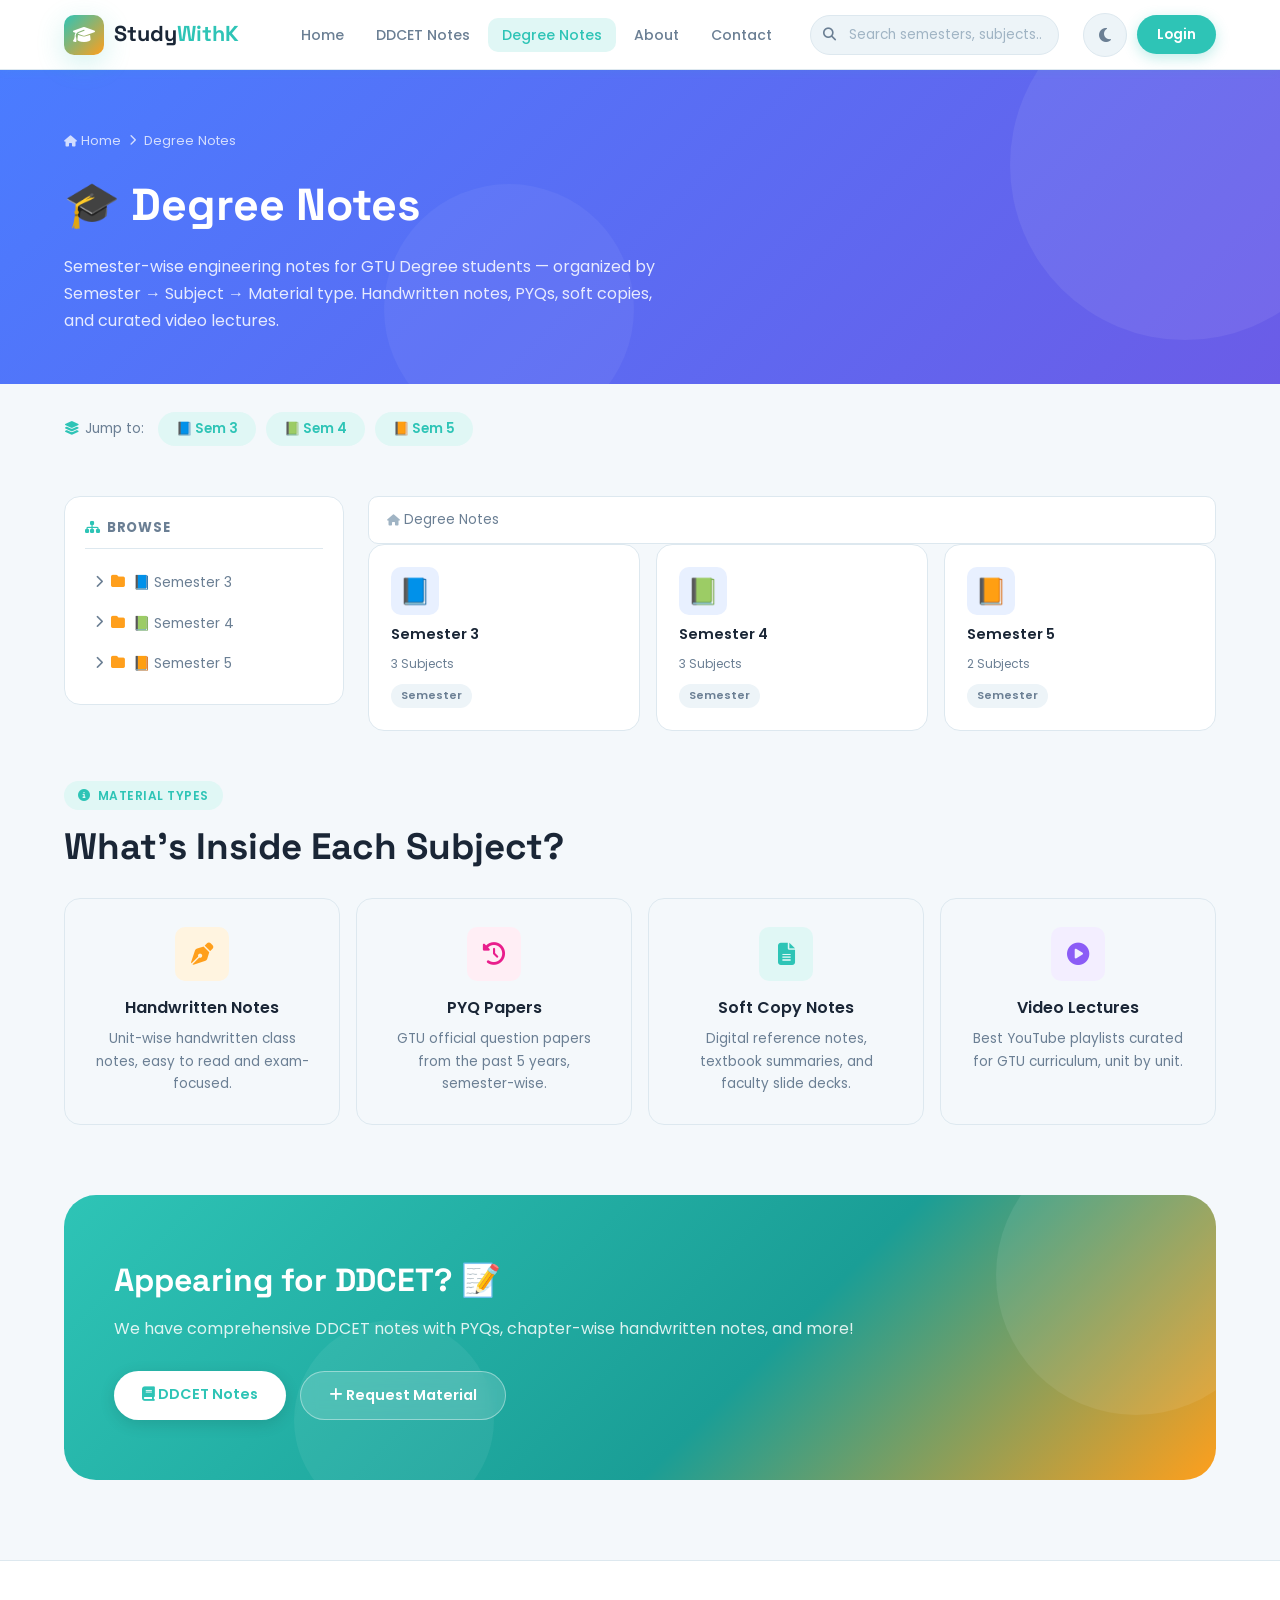
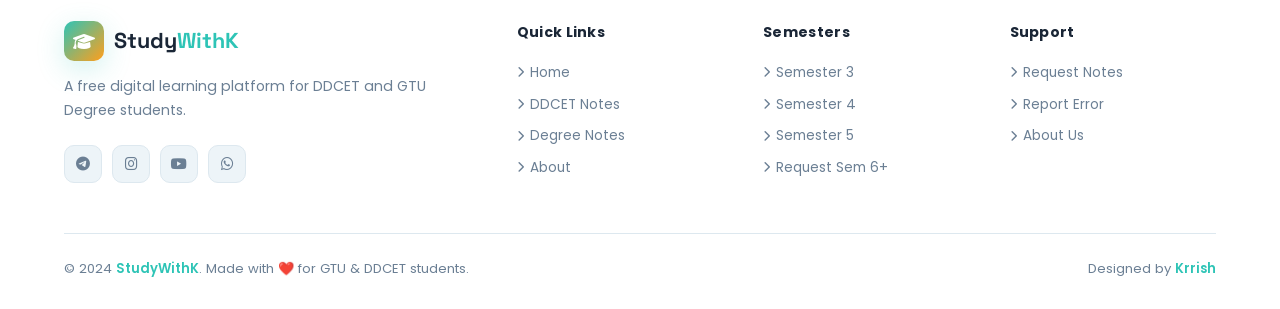
<file: degree.html>
<!DOCTYPE html>
<html lang="en">
<head>
  <meta charset="UTF-8" />
  <meta name="viewport" content="width=device-width, initial-scale=1.0" />
  <meta name="description" content="GTU Degree Engineering Notes — Semester-wise handwritten notes, PYQs, soft copy notes and video lectures. StudyWithK." />
  <title>Degree Notes — StudyWithK</title>
  <link rel="stylesheet" href="https://cdnjs.cloudflare.com/ajax/libs/font-awesome/6.5.0/css/all.min.css" />
  <link rel="stylesheet" href="style.css" />
</head>
<body>

<!-- NAVBAR -->
<nav class="navbar">
  <a href="index.html" class="nav-logo">
    <div class="logo-icon"><i class="fas fa-graduation-cap"></i></div>
    <span>Study<b>WithK</b></span>
  </a>
  <ul class="nav-links">
    <li><a href="index.html">Home</a></li>
    <li><a href="ddcet.html">DDCET Notes</a></li>
    <li><a href="degree.html" class="active">Degree Notes</a></li>
    <li><a href="about.html">About</a></li>
    <li><a href="contact.html">Contact</a></li>
  </ul>
  <div class="nav-search">
    <i class="fas fa-search"></i>
    <input type="text" placeholder="Search semesters, subjects..." />
  </div>
  <div class="nav-actions">
    <button class="dark-toggle" title="Toggle dark mode"><i class="fas fa-moon"></i></button>
    <a href="#" class="btn-login" onclick="showToast('Login coming soon!')">Login</a>
    <button class="hamburger" aria-label="Menu"><span></span><span></span><span></span></button>
  </div>
</nav>

<div class="mobile-nav">
  <a href="index.html"><i class="fas fa-home"></i> Home</a>
  <a href="ddcet.html"><i class="fas fa-book"></i> DDCET Notes</a>
  <a href="degree.html"><i class="fas fa-university"></i> Degree Notes</a>
  <a href="about.html"><i class="fas fa-info-circle"></i> About</a>
  <a href="contact.html"><i class="fas fa-envelope"></i> Contact</a>
</div>

<div class="page-wrapper">

  <!-- INNER HERO -->
  <div class="inner-hero" style="background: linear-gradient(135deg, #4a7cff 0%, #6b5ce7 100%);">
    <div class="inner-hero-content">
      <div class="breadcrumb">
        <a href="index.html"><i class="fas fa-home"></i> Home</a>
        <i class="fas fa-chevron-right"></i>
        <span>Degree Notes</span>
      </div>
      <h1>🎓 Degree Notes</h1>
      <p>
        Semester-wise engineering notes for GTU Degree students — organized by Semester → Subject → Material type.
        Handwritten notes, PYQs, soft copies, and curated video lectures.
      </p>
    </div>
  </div>

  <!-- SEMESTER QUICK JUMP -->
  <div style="padding: 28px 5% 0; display:flex; gap:10px; flex-wrap:wrap;">
    <span style="font-size:0.85rem; color:var(--text-muted); display:flex; align-items:center; gap:6px; margin-right:4px;">
      <i class="fas fa-layer-group" style="color:var(--primary)"></i> Jump to:
    </span>
    <button class="btn" style="padding:7px 18px; font-size:0.82rem; border-radius:50px; background:var(--primary-light); color:var(--primary); font-weight:600;" onclick="degreeClickCard('sem3')">📘 Sem 3</button>
    <button class="btn" style="padding:7px 18px; font-size:0.82rem; border-radius:50px; background:var(--primary-light); color:var(--primary); font-weight:600;" onclick="degreeClickCard('sem4')">📗 Sem 4</button>
    <button class="btn" style="padding:7px 18px; font-size:0.82rem; border-radius:50px; background:var(--primary-light); color:var(--primary); font-weight:600;" onclick="degreeClickCard('sem5')">📙 Sem 5</button>
  </div>

  <!-- EXPLORER -->
  <div class="explorer-section">
    <div class="explorer-layout">

      <!-- Sidebar Tree -->
      <aside class="explorer-sidebar">
        <h3><i class="fas fa-sitemap" style="margin-right:6px;color:var(--primary)"></i>Browse</h3>
        <div class="tree" id="degree-tree">
          <!-- Rendered by script.js -->
        </div>
      </aside>

      <!-- Main Content -->
      <main id="degree-main">
        <!-- Rendered by script.js -->
      </main>

    </div>
  </div>

  <!-- MATERIAL TYPES INFO -->
  <section style="padding: 0 5% 70px;">
    <div class="section-tag"><i class="fas fa-info-circle"></i> Material Types</div>
    <h2 class="section-title" style="margin-bottom:28px;">What's Inside Each Subject?</h2>
    <div style="display:grid; grid-template-columns: repeat(auto-fit, minmax(200px,1fr)); gap:16px;">
      <div class="feature-card" style="text-align:center;">
        <div class="feature-icon icon-orange" style="margin:0 auto 14px;"><i class="fas fa-pen-nib"></i></div>
        <h3>Handwritten Notes</h3>
        <p>Unit-wise handwritten class notes, easy to read and exam-focused.</p>
      </div>
      <div class="feature-card" style="text-align:center;">
        <div class="feature-icon icon-pink" style="margin:0 auto 14px;"><i class="fas fa-history"></i></div>
        <h3>PYQ Papers</h3>
        <p>GTU official question papers from the past 5 years, semester-wise.</p>
      </div>
      <div class="feature-card" style="text-align:center;">
        <div class="feature-icon icon-teal" style="margin:0 auto 14px;"><i class="fas fa-file-alt"></i></div>
        <h3>Soft Copy Notes</h3>
        <p>Digital reference notes, textbook summaries, and faculty slide decks.</p>
      </div>
      <div class="feature-card" style="text-align:center;">
        <div class="feature-icon icon-purple" style="margin:0 auto 14px;"><i class="fas fa-play-circle"></i></div>
        <h3>Video Lectures</h3>
        <p>Best YouTube playlists curated for GTU curriculum, unit by unit.</p>
      </div>
    </div>
  </section>

  <!-- CTA -->
  <div class="cta-banner">
    <div class="cta-banner-text">
      <h2>Appearing for DDCET? 📝</h2>
      <p>We have comprehensive DDCET notes with PYQs, chapter-wise handwritten notes, and more!</p>
    </div>
    <div class="cta-banner-btns">
      <a href="ddcet.html" class="btn-white"><i class="fas fa-book"></i> DDCET Notes</a>
      <a href="contact.html" class="btn-ghost-white"><i class="fas fa-plus"></i> Request Material</a>
    </div>
  </div>

  <!-- FOOTER -->
  <footer>
    <div class="footer-grid">
      <div class="footer-brand">
        <a href="index.html" class="nav-logo">
          <div class="logo-icon"><i class="fas fa-graduation-cap"></i></div>
          <span>Study<b>WithK</b></span>
        </a>
        <p>A free digital learning platform for DDCET and GTU Degree students.</p>
        <div class="social-links">
          <a href="#"><i class="fab fa-telegram"></i></a>
          <a href="#"><i class="fab fa-instagram"></i></a>
          <a href="#"><i class="fab fa-youtube"></i></a>
          <a href="#"><i class="fab fa-whatsapp"></i></a>
        </div>
      </div>
      <div class="footer-col">
        <h4>Quick Links</h4>
        <ul>
          <li><a href="index.html"><i class="fas fa-chevron-right" style="font-size:0.7rem"></i> Home</a></li>
          <li><a href="ddcet.html"><i class="fas fa-chevron-right" style="font-size:0.7rem"></i> DDCET Notes</a></li>
          <li><a href="degree.html"><i class="fas fa-chevron-right" style="font-size:0.7rem"></i> Degree Notes</a></li>
          <li><a href="about.html"><i class="fas fa-chevron-right" style="font-size:0.7rem"></i> About</a></li>
        </ul>
      </div>
      <div class="footer-col">
        <h4>Semesters</h4>
        <ul>
          <li><a href="#" onclick="degreeClickCard('sem3')"><i class="fas fa-chevron-right" style="font-size:0.7rem"></i> Semester 3</a></li>
          <li><a href="#" onclick="degreeClickCard('sem4')"><i class="fas fa-chevron-right" style="font-size:0.7rem"></i> Semester 4</a></li>
          <li><a href="#" onclick="degreeClickCard('sem5')"><i class="fas fa-chevron-right" style="font-size:0.7rem"></i> Semester 5</a></li>
          <li><a href="contact.html"><i class="fas fa-chevron-right" style="font-size:0.7rem"></i> Request Sem 6+</a></li>
        </ul>
      </div>
      <div class="footer-col">
        <h4>Support</h4>
        <ul>
          <li><a href="contact.html"><i class="fas fa-chevron-right" style="font-size:0.7rem"></i> Request Notes</a></li>
          <li><a href="contact.html"><i class="fas fa-chevron-right" style="font-size:0.7rem"></i> Report Error</a></li>
          <li><a href="about.html"><i class="fas fa-chevron-right" style="font-size:0.7rem"></i> About Us</a></li>
        </ul>
      </div>
    </div>
    <div class="footer-bottom">
      <p>© 2024 <span>StudyWithK</span>. Made with ❤️ for GTU & DDCET students.</p>
      <p>Designed by <span>Krrish</span></p>
    </div>
  </footer>

</div>
<script src="script.js"></script>
</body>
</html>
</file>
<file: style.css>
/* =============================================
   StudyWithK - Main Stylesheet
   ============================================= */

/* ---------- Google Fonts ---------- */
@import url('https://fonts.googleapis.com/css2?family=Poppins:wght@300;400;500;600;700;800&family=Space+Grotesk:wght@400;500;600;700&display=swap');

/* ---------- CSS Variables (Light Mode) ---------- */
:root {
  --primary: #2ec4b6;
  --primary-dark: #21a49a;
  --primary-light: #e0f7f5;
  --accent: #ff9f1c;
  --accent-light: #fff4e0;

  --bg: #f4f8fb;
  --surface: #ffffff;
  --surface-2: #edf4f8;
  --border: #dde8ef;

  --text: #1a2636;
  --text-muted: #6b7f94;
  --text-light: #a0b4c4;

  --shadow-sm: 0 2px 8px rgba(46, 196, 182, 0.08);
  --shadow-md: 0 6px 24px rgba(26, 38, 54, 0.10);
  --shadow-lg: 0 16px 48px rgba(26, 38, 54, 0.14);
  --shadow-accent: 0 8px 28px rgba(46, 196, 182, 0.22);

  --radius-sm: 10px;
  --radius-md: 16px;
  --radius-lg: 24px;
  --radius-xl: 32px;

  --nav-h: 70px;
  --transition: 0.3s cubic-bezier(0.4, 0, 0.2, 1);
}

/* ---------- Dark Mode Variables ---------- */
body.dark {
  --primary: #2ec4b6;
  --primary-dark: #26d4c8;
  --primary-light: #0d2d2b;
  --accent: #ff9f1c;
  --accent-light: #2a1f06;

  --bg: #0f1923;
  --surface: #182231;
  --surface-2: #1e2d3e;
  --border: #253445;

  --text: #e8f0f8;
  --text-muted: #7a9ab8;
  --text-light: #3d5470;

  --shadow-sm: 0 2px 8px rgba(0,0,0,0.3);
  --shadow-md: 0 6px 24px rgba(0,0,0,0.4);
  --shadow-lg: 0 16px 48px rgba(0,0,0,0.5);
}

/* ---------- Reset & Base ---------- */
*, *::before, *::after { box-sizing: border-box; margin: 0; padding: 0; }

html { scroll-behavior: smooth; font-size: 16px; }

body {
  font-family: 'Poppins', sans-serif;
  background: var(--bg);
  color: var(--text);
  transition: background var(--transition), color var(--transition);
  line-height: 1.6;
  min-height: 100vh;
}

a { color: inherit; text-decoration: none; }
ul { list-style: none; }
img { max-width: 100%; display: block; }
button { cursor: pointer; border: none; background: none; font-family: inherit; }

/* ---------- Scrollbar ---------- */
::-webkit-scrollbar { width: 6px; }
::-webkit-scrollbar-track { background: var(--bg); }
::-webkit-scrollbar-thumb { background: var(--primary); border-radius: 10px; }

/* =============================================
   NAVBAR
   ============================================= */
.navbar {
  position: fixed;
  top: 0; left: 0; right: 0;
  height: var(--nav-h);
  background: var(--surface);
  border-bottom: 1px solid var(--border);
  display: flex;
  align-items: center;
  padding: 0 5%;
  z-index: 1000;
  box-shadow: var(--shadow-sm);
  transition: background var(--transition), box-shadow var(--transition);
  gap: 24px;
}

.navbar.scrolled {
  box-shadow: var(--shadow-md);
}

/* Logo */
.nav-logo {
  display: flex;
  align-items: center;
  gap: 10px;
  font-family: 'Space Grotesk', sans-serif;
  font-weight: 700;
  font-size: 1.35rem;
  color: var(--primary);
  flex-shrink: 0;
}
.nav-logo .logo-icon {
  width: 40px; height: 40px;
  background: linear-gradient(135deg, var(--primary), var(--accent));
  border-radius: var(--radius-sm);
  display: flex; align-items: center; justify-content: center;
  color: white;
  font-size: 1.1rem;
  box-shadow: var(--shadow-accent);
}
.nav-logo span { color: var(--text); }
.nav-logo span b { color: var(--primary); }

/* Nav Links */
.nav-links {
  display: flex;
  align-items: center;
  gap: 4px;
  margin-left: 24px;
}
.nav-links a {
  padding: 7px 14px;
  border-radius: var(--radius-sm);
  font-size: 0.88rem;
  font-weight: 500;
  color: var(--text-muted);
  transition: color var(--transition), background var(--transition);
}
.nav-links a:hover, .nav-links a.active {
  color: var(--primary);
  background: var(--primary-light);
}

/* Search */
.nav-search {
  flex: 1;
  max-width: 280px;
  position: relative;
}
.nav-search input {
  width: 100%;
  padding: 9px 16px 9px 38px;
  border: 1.5px solid var(--border);
  border-radius: 50px;
  background: var(--surface-2);
  color: var(--text);
  font-size: 0.85rem;
  font-family: inherit;
  transition: border-color var(--transition), background var(--transition);
  outline: none;
}
.nav-search input::placeholder { color: var(--text-light); }
.nav-search input:focus { border-color: var(--primary); background: var(--surface); }
.nav-search i {
  position: absolute;
  left: 13px; top: 50%;
  transform: translateY(-50%);
  color: var(--text-muted);
  font-size: 0.82rem;
}

/* Nav Actions */
.nav-actions {
  display: flex;
  align-items: center;
  gap: 10px;
  margin-left: auto;
}

/* Dark Mode Toggle */
.dark-toggle {
  width: 44px; height: 44px;
  border-radius: 50%;
  background: var(--surface-2);
  border: 1.5px solid var(--border);
  display: flex; align-items: center; justify-content: center;
  color: var(--text-muted);
  font-size: 1rem;
  transition: all var(--transition);
}
.dark-toggle:hover {
  background: var(--primary-light);
  color: var(--primary);
  border-color: var(--primary);
}

/* Login Button */
.btn-login {
  padding: 9px 20px;
  border-radius: 50px;
  background: var(--primary);
  color: white;
  font-size: 0.85rem;
  font-weight: 600;
  transition: all var(--transition);
  box-shadow: 0 4px 14px rgba(46, 196, 182, 0.3);
}
.btn-login:hover {
  background: var(--primary-dark);
  transform: translateY(-1px);
  box-shadow: var(--shadow-accent);
}

/* Hamburger */
.hamburger {
  display: none;
  flex-direction: column;
  gap: 5px;
  padding: 6px;
  border-radius: var(--radius-sm);
  margin-left: auto;
}
.hamburger span {
  display: block;
  width: 22px; height: 2px;
  background: var(--text);
  border-radius: 2px;
  transition: all var(--transition);
}
.hamburger.open span:nth-child(1) { transform: translateY(7px) rotate(45deg); }
.hamburger.open span:nth-child(2) { opacity: 0; }
.hamburger.open span:nth-child(3) { transform: translateY(-7px) rotate(-45deg); }

/* Mobile Nav */
.mobile-nav {
  display: none;
  position: fixed;
  top: var(--nav-h);
  left: 0; right: 0;
  background: var(--surface);
  border-bottom: 1px solid var(--border);
  padding: 16px 5% 20px;
  flex-direction: column;
  gap: 4px;
  z-index: 999;
  animation: slideDown 0.2s ease;
}
.mobile-nav.open { display: flex; }
.mobile-nav a {
  padding: 10px 14px;
  border-radius: var(--radius-sm);
  font-size: 0.9rem;
  font-weight: 500;
  color: var(--text-muted);
  transition: all var(--transition);
}
.mobile-nav a:hover { color: var(--primary); background: var(--primary-light); }

@keyframes slideDown {
  from { opacity: 0; transform: translateY(-10px); }
  to { opacity: 1; transform: translateY(0); }
}

/* Page Wrapper */
.page-wrapper {
  padding-top: var(--nav-h);
}

/* =============================================
   BUTTONS
   ============================================= */
.btn {
  display: inline-flex;
  align-items: center;
  gap: 8px;
  padding: 12px 26px;
  border-radius: 50px;
  font-size: 0.9rem;
  font-weight: 600;
  font-family: inherit;
  transition: all var(--transition);
  cursor: pointer;
}
.btn-primary {
  background: var(--primary);
  color: white;
  box-shadow: 0 6px 20px rgba(46,196,182,0.3);
}
.btn-primary:hover {
  background: var(--primary-dark);
  transform: translateY(-2px);
  box-shadow: var(--shadow-accent);
}
.btn-outline {
  background: transparent;
  color: var(--primary);
  border: 2px solid var(--primary);
}
.btn-outline:hover {
  background: var(--primary);
  color: white;
  transform: translateY(-2px);
}
.btn-accent {
  background: var(--accent);
  color: white;
  box-shadow: 0 6px 20px rgba(255,159,28,0.3);
}
.btn-accent:hover {
  background: #e8900f;
  transform: translateY(-2px);
}

/* =============================================
   HERO SECTION
   ============================================= */
.hero {
  min-height: 92vh;
  display: flex;
  align-items: center;
  padding: 80px 5% 60px;
  position: relative;
  overflow: hidden;
}

.hero-bg {
  position: absolute;
  inset: 0;
  background: radial-gradient(ellipse 70% 60% at 65% 50%, rgba(46,196,182,0.12) 0%, transparent 70%),
              radial-gradient(ellipse 40% 40% at 85% 20%, rgba(255,159,28,0.08) 0%, transparent 60%);
  pointer-events: none;
}
.hero-blob {
  position: absolute;
  border-radius: 50%;
  filter: blur(60px);
  opacity: 0.18;
  animation: float 8s ease-in-out infinite;
}
.hero-blob-1 {
  width: 450px; height: 450px;
  background: var(--primary);
  top: -100px; right: 10%;
}
.hero-blob-2 {
  width: 300px; height: 300px;
  background: var(--accent);
  bottom: -60px; right: 30%;
  animation-delay: -4s;
}

@keyframes float {
  0%, 100% { transform: translateY(0) scale(1); }
  50% { transform: translateY(-30px) scale(1.05); }
}

.hero-content {
  max-width: 580px;
  position: relative;
  z-index: 1;
  animation: heroIn 0.8s ease both;
}
@keyframes heroIn {
  from { opacity: 0; transform: translateY(30px); }
  to { opacity: 1; transform: translateY(0); }
}

.hero-badge {
  display: inline-flex;
  align-items: center;
  gap: 7px;
  background: var(--primary-light);
  color: var(--primary);
  border: 1.5px solid rgba(46,196,182,0.25);
  padding: 6px 16px;
  border-radius: 50px;
  font-size: 0.78rem;
  font-weight: 600;
  letter-spacing: 0.5px;
  margin-bottom: 24px;
  animation: heroIn 0.8s 0.1s ease both;
}

.hero h1 {
  font-family: 'Space Grotesk', sans-serif;
  font-size: clamp(2.2rem, 5vw, 3.5rem);
  font-weight: 700;
  line-height: 1.15;
  margin-bottom: 20px;
  color: var(--text);
  animation: heroIn 0.8s 0.2s ease both;
}
.hero h1 .highlight {
  color: var(--primary);
  position: relative;
}
.hero h1 .highlight::after {
  content: '';
  position: absolute;
  bottom: 2px; left: 0; right: 0;
  height: 6px;
  background: rgba(46,196,182,0.2);
  border-radius: 4px;
  z-index: -1;
}

.hero p {
  font-size: 1.05rem;
  color: var(--text-muted);
  margin-bottom: 36px;
  line-height: 1.75;
  animation: heroIn 0.8s 0.3s ease both;
}

.hero-buttons {
  display: flex;
  gap: 14px;
  flex-wrap: wrap;
  animation: heroIn 0.8s 0.4s ease both;
}

.hero-stats {
  display: flex;
  gap: 32px;
  margin-top: 48px;
  padding-top: 32px;
  border-top: 1px solid var(--border);
  animation: heroIn 0.8s 0.5s ease both;
}
.hero-stat h3 {
  font-size: 1.6rem;
  font-weight: 700;
  color: var(--primary);
  font-family: 'Space Grotesk', sans-serif;
}
.hero-stat p {
  font-size: 0.8rem;
  color: var(--text-muted);
  margin: 0;
}

/* Hero Visual */
.hero-visual {
  position: absolute;
  right: 5%;
  top: 50%;
  transform: translateY(-50%);
  width: 42%;
  max-width: 560px;
  display: grid;
  grid-template-columns: 1fr 1fr;
  gap: 16px;
  animation: heroIn 0.8s 0.3s ease both;
}

.hero-card {
  background: var(--surface);
  border: 1px solid var(--border);
  border-radius: var(--radius-md);
  padding: 20px;
  box-shadow: var(--shadow-md);
  transition: transform var(--transition), box-shadow var(--transition);
}
.hero-card:hover { transform: translateY(-4px); box-shadow: var(--shadow-lg); }
.hero-card:nth-child(1) { grid-column: span 2; }
.hero-card:nth-child(2) { margin-top: 20px; }

.hero-card-icon {
  width: 46px; height: 46px;
  border-radius: var(--radius-sm);
  display: flex; align-items: center; justify-content: center;
  font-size: 1.2rem;
  margin-bottom: 12px;
}
.hero-card h4 { font-size: 0.92rem; font-weight: 600; margin-bottom: 4px; }
.hero-card p { font-size: 0.78rem; color: var(--text-muted); margin: 0; }
.hero-card .progress {
  margin-top: 12px;
  height: 6px;
  background: var(--surface-2);
  border-radius: 50px;
  overflow: hidden;
}
.hero-card .progress-bar {
  height: 100%;
  border-radius: 50px;
  background: linear-gradient(90deg, var(--primary), var(--accent));
}

/* =============================================
   SECTION COMMONS
   ============================================= */
section { padding: 80px 5%; }
.section-tag {
  display: inline-flex;
  align-items: center;
  gap: 7px;
  background: var(--primary-light);
  color: var(--primary);
  padding: 5px 14px;
  border-radius: 50px;
  font-size: 0.75rem;
  font-weight: 600;
  letter-spacing: 0.5px;
  margin-bottom: 14px;
  text-transform: uppercase;
}
.section-title {
  font-family: 'Space Grotesk', sans-serif;
  font-size: clamp(1.6rem, 3.5vw, 2.3rem);
  font-weight: 700;
  color: var(--text);
  margin-bottom: 10px;
  line-height: 1.25;
}
.section-subtitle {
  font-size: 1rem;
  color: var(--text-muted);
  max-width: 520px;
  line-height: 1.7;
  margin-bottom: 48px;
}

/* =============================================
   FEATURES SECTION
   ============================================= */
.features { background: var(--surface); }
.features-grid {
  display: grid;
  grid-template-columns: repeat(auto-fit, minmax(220px, 1fr));
  gap: 20px;
}

.feature-card {
  background: var(--bg);
  border: 1px solid var(--border);
  border-radius: var(--radius-md);
  padding: 28px;
  transition: all var(--transition);
  position: relative;
  overflow: hidden;
}
.feature-card::before {
  content: '';
  position: absolute;
  top: 0; left: 0; right: 0;
  height: 3px;
  background: linear-gradient(90deg, var(--primary), var(--accent));
  transform: scaleX(0);
  transform-origin: left;
  transition: transform var(--transition);
}
.feature-card:hover::before { transform: scaleX(1); }
.feature-card:hover {
  transform: translateY(-5px);
  box-shadow: var(--shadow-md);
  border-color: transparent;
}

.feature-icon {
  width: 54px; height: 54px;
  border-radius: var(--radius-sm);
  display: flex; align-items: center; justify-content: center;
  font-size: 1.4rem;
  margin-bottom: 18px;
  transition: transform var(--transition);
}
.feature-card:hover .feature-icon { transform: scale(1.1) rotate(-4deg); }

.feature-card h3 {
  font-size: 1rem;
  font-weight: 600;
  margin-bottom: 8px;
}
.feature-card p {
  font-size: 0.85rem;
  color: var(--text-muted);
  line-height: 1.65;
}

/* Color Variants for Icons */
.icon-teal { background: var(--primary-light); color: var(--primary); }
.icon-orange { background: var(--accent-light); color: var(--accent); }
.icon-blue { background: #e8f0ff; color: #4a7cff; }
.icon-purple { background: #f3eeff; color: #8b5cf6; }
.icon-pink { background: #ffeef5; color: #e91e8c; }
.icon-green { background: #efffec; color: #22c55e; }

/* =============================================
   SUBJECTS SECTION
   ============================================= */
.subjects-grid {
  display: grid;
  grid-template-columns: repeat(auto-fill, minmax(260px, 1fr));
  gap: 20px;
}

.subject-card {
  background: var(--surface);
  border: 1px solid var(--border);
  border-radius: var(--radius-md);
  padding: 24px;
  cursor: pointer;
  transition: all var(--transition);
  display: flex;
  flex-direction: column;
  gap: 14px;
  position: relative;
  overflow: hidden;
}
.subject-card::after {
  content: '';
  position: absolute;
  inset: 0;
  background: linear-gradient(135deg, rgba(46,196,182,0.04), transparent);
  opacity: 0;
  transition: opacity var(--transition);
}
.subject-card:hover::after { opacity: 1; }
.subject-card:hover {
  transform: translateY(-5px);
  box-shadow: var(--shadow-lg);
  border-color: var(--primary);
}

.subject-card-top {
  display: flex;
  align-items: center;
  gap: 14px;
}
.subject-emoji {
  width: 52px; height: 52px;
  border-radius: var(--radius-sm);
  display: flex; align-items: center; justify-content: center;
  font-size: 1.5rem;
  flex-shrink: 0;
}
.subject-card h3 {
  font-size: 0.95rem;
  font-weight: 600;
  line-height: 1.35;
}
.subject-card .tag {
  display: inline-block;
  padding: 3px 10px;
  border-radius: 50px;
  font-size: 0.72rem;
  font-weight: 600;
  background: var(--primary-light);
  color: var(--primary);
}

.subject-meta {
  display: flex;
  gap: 16px;
  font-size: 0.78rem;
  color: var(--text-muted);
}
.subject-meta span { display: flex; align-items: center; gap: 5px; }

.subject-card-footer {
  display: flex;
  align-items: center;
  justify-content: space-between;
  margin-top: auto;
  padding-top: 14px;
  border-top: 1px solid var(--border);
}
.subject-card-footer .arrow {
  width: 32px; height: 32px;
  background: var(--primary-light);
  border-radius: 50%;
  display: flex; align-items: center; justify-content: center;
  color: var(--primary);
  font-size: 0.8rem;
  transition: all var(--transition);
}
.subject-card:hover .arrow {
  background: var(--primary);
  color: white;
  transform: translateX(3px);
}

/* =============================================
   CTA BANNER
   ============================================= */
.cta-banner {
  background: linear-gradient(135deg, var(--primary) 0%, #1a9e96 60%, var(--accent) 100%);
  border-radius: var(--radius-xl);
  padding: 60px 50px;
  display: flex;
  align-items: center;
  justify-content: space-between;
  gap: 30px;
  flex-wrap: wrap;
  position: relative;
  overflow: hidden;
  margin: 0 5% 80px;
}
.cta-banner::before {
  content: '';
  position: absolute;
  top: -60px; right: -60px;
  width: 280px; height: 280px;
  border-radius: 50%;
  background: rgba(255,255,255,0.08);
}
.cta-banner::after {
  content: '';
  position: absolute;
  bottom: -40px; left: 20%;
  width: 200px; height: 200px;
  border-radius: 50%;
  background: rgba(255,255,255,0.06);
}
.cta-banner-text { position: relative; z-index: 1; }
.cta-banner h2 {
  font-family: 'Space Grotesk', sans-serif;
  font-size: clamp(1.4rem, 3vw, 2rem);
  font-weight: 700;
  color: white;
  margin-bottom: 10px;
}
.cta-banner p {
  color: rgba(255,255,255,0.85);
  font-size: 1rem;
}
.cta-banner-btns {
  display: flex;
  gap: 14px;
  flex-wrap: wrap;
  position: relative;
  z-index: 1;
}
.btn-white {
  background: white;
  color: var(--primary);
  padding: 12px 28px;
  border-radius: 50px;
  font-weight: 600;
  font-size: 0.9rem;
  transition: all var(--transition);
  box-shadow: 0 4px 16px rgba(0,0,0,0.12);
}
.btn-white:hover { transform: translateY(-2px); box-shadow: 0 8px 24px rgba(0,0,0,0.18); }
.btn-ghost-white {
  background: rgba(255,255,255,0.15);
  color: white;
  border: 1.5px solid rgba(255,255,255,0.4);
  padding: 12px 28px;
  border-radius: 50px;
  font-weight: 600;
  font-size: 0.9rem;
  transition: all var(--transition);
  backdrop-filter: blur(8px);
}
.btn-ghost-white:hover { background: rgba(255,255,255,0.25); transform: translateY(-2px); }

/* =============================================
   FOOTER
   ============================================= */
footer {
  background: var(--surface);
  border-top: 1px solid var(--border);
  padding: 60px 5% 30px;
}
.footer-grid {
  display: grid;
  grid-template-columns: 2fr 1fr 1fr 1fr;
  gap: 40px;
  margin-bottom: 50px;
}
.footer-brand .nav-logo { margin-bottom: 14px; }
.footer-brand p {
  font-size: 0.88rem;
  color: var(--text-muted);
  line-height: 1.7;
  margin-bottom: 22px;
}
.social-links { display: flex; gap: 10px; }
.social-links a {
  width: 38px; height: 38px;
  border-radius: var(--radius-sm);
  background: var(--surface-2);
  border: 1px solid var(--border);
  display: flex; align-items: center; justify-content: center;
  color: var(--text-muted);
  font-size: 0.9rem;
  transition: all var(--transition);
}
.social-links a:hover {
  background: var(--primary);
  color: white;
  border-color: var(--primary);
  transform: translateY(-2px);
}

.footer-col h4 {
  font-size: 0.88rem;
  font-weight: 700;
  color: var(--text);
  margin-bottom: 18px;
  letter-spacing: 0.3px;
}
.footer-col ul { display: flex; flex-direction: column; gap: 10px; }
.footer-col ul li a {
  font-size: 0.85rem;
  color: var(--text-muted);
  transition: color var(--transition);
  display: flex;
  align-items: center;
  gap: 6px;
}
.footer-col ul li a:hover { color: var(--primary); }

.footer-bottom {
  padding-top: 24px;
  border-top: 1px solid var(--border);
  display: flex;
  align-items: center;
  justify-content: space-between;
  flex-wrap: wrap;
  gap: 12px;
}
.footer-bottom p { font-size: 0.82rem; color: var(--text-muted); }
.footer-bottom p span { color: var(--primary); font-weight: 600; }

/* =============================================
   INNER PAGE HERO (DDCET / DEGREE)
   ============================================= */
.inner-hero {
  background: linear-gradient(135deg, var(--primary) 0%, #1a9e96 100%);
  padding: 60px 5% 50px;
  position: relative;
  overflow: hidden;
}
.inner-hero::before {
  content: '';
  position: absolute;
  top: -80px; right: -80px;
  width: 350px; height: 350px;
  border-radius: 50%;
  background: rgba(255,255,255,0.07);
}
.inner-hero::after {
  content: '';
  position: absolute;
  bottom: -50px; left: 30%;
  width: 250px; height: 250px;
  border-radius: 50%;
  background: rgba(255,255,255,0.05);
}
.inner-hero-content { position: relative; z-index: 1; max-width: 620px; }
.inner-hero .breadcrumb {
  display: flex;
  align-items: center;
  gap: 8px;
  margin-bottom: 18px;
  font-size: 0.82rem;
  color: rgba(255,255,255,0.75);
}
.inner-hero .breadcrumb a { color: rgba(255,255,255,0.75); transition: color var(--transition); }
.inner-hero .breadcrumb a:hover { color: white; }
.inner-hero .breadcrumb i { font-size: 0.7rem; }
.inner-hero h1 {
  font-family: 'Space Grotesk', sans-serif;
  font-size: clamp(1.8rem, 4vw, 2.8rem);
  font-weight: 700;
  color: white;
  margin-bottom: 12px;
}
.inner-hero p { color: rgba(255,255,255,0.85); font-size: 1rem; line-height: 1.7; }

/* =============================================
   EXPLORER (File Structure)
   ============================================= */
.explorer-section { padding: 50px 5%; }
.explorer-layout {
  display: grid;
  grid-template-columns: 280px 1fr;
  gap: 24px;
  align-items: start;
}

/* Sidebar */
.explorer-sidebar {
  background: var(--surface);
  border: 1px solid var(--border);
  border-radius: var(--radius-md);
  padding: 20px;
  position: sticky;
  top: calc(var(--nav-h) + 20px);
  max-height: calc(100vh - var(--nav-h) - 40px);
  overflow-y: auto;
}
.explorer-sidebar h3 {
  font-size: 0.82rem;
  font-weight: 700;
  text-transform: uppercase;
  letter-spacing: 0.8px;
  color: var(--text-muted);
  margin-bottom: 14px;
  padding-bottom: 10px;
  border-bottom: 1px solid var(--border);
}

/* Tree */
.tree { font-size: 0.87rem; }
.tree-item { margin-bottom: 2px; }

.tree-label {
  display: flex;
  align-items: center;
  gap: 8px;
  padding: 8px 10px;
  border-radius: var(--radius-sm);
  cursor: pointer;
  color: var(--text-muted);
  transition: all var(--transition);
  user-select: none;
}
.tree-label:hover { background: var(--surface-2); color: var(--text); }
.tree-label.active { background: var(--primary-light); color: var(--primary); font-weight: 600; }

.tree-label .tree-icon { font-size: 0.8rem; transition: transform var(--transition); flex-shrink: 0; }
.tree-label.open .tree-icon { transform: rotate(90deg); }
.tree-label .folder-icon { color: var(--accent); }
.tree-label .file-icon { color: var(--text-muted); }

.tree-children {
  padding-left: 18px;
  overflow: hidden;
  max-height: 0;
  transition: max-height 0.3s ease;
}
.tree-children.open { max-height: 2000px; }

/* Explorer Main */
.explorer-main { display: flex; flex-direction: column; gap: 20px; }

/* Breadcrumb */
.explorer-breadcrumb {
  display: flex;
  align-items: center;
  gap: 6px;
  flex-wrap: wrap;
  background: var(--surface);
  padding: 12px 18px;
  border-radius: var(--radius-sm);
  border: 1px solid var(--border);
  font-size: 0.85rem;
}
.explorer-breadcrumb .bc-item {
  color: var(--text-muted);
  cursor: pointer;
  transition: color var(--transition);
}
.explorer-breadcrumb .bc-item:hover { color: var(--primary); }
.explorer-breadcrumb .bc-item.current { color: var(--primary); font-weight: 600; }
.explorer-breadcrumb i { font-size: 0.7rem; color: var(--text-light); }

/* Cards Grid */
.explorer-cards {
  display: grid;
  grid-template-columns: repeat(auto-fill, minmax(210px, 1fr));
  gap: 16px;
}

.explorer-card {
  background: var(--surface);
  border: 1px solid var(--border);
  border-radius: var(--radius-md);
  padding: 22px;
  cursor: pointer;
  transition: all var(--transition);
  display: flex;
  flex-direction: column;
  align-items: flex-start;
  gap: 10px;
}
.explorer-card:hover {
  transform: translateY(-4px);
  box-shadow: var(--shadow-md);
  border-color: var(--primary);
}
.explorer-card .ec-icon {
  width: 48px; height: 48px;
  border-radius: var(--radius-sm);
  display: flex; align-items: center; justify-content: center;
  font-size: 1.3rem;
  transition: transform var(--transition);
}
.explorer-card:hover .ec-icon { transform: scale(1.1); }
.explorer-card h4 { font-size: 0.9rem; font-weight: 600; line-height: 1.35; }
.explorer-card p { font-size: 0.75rem; color: var(--text-muted); }
.explorer-card .ec-type {
  font-size: 0.7rem;
  font-weight: 600;
  padding: 3px 10px;
  border-radius: 50px;
  background: var(--surface-2);
  color: var(--text-muted);
}

/* Materials view */
.material-item {
  background: var(--surface);
  border: 1px solid var(--border);
  border-radius: var(--radius-sm);
  padding: 16px 20px;
  display: flex;
  align-items: center;
  gap: 14px;
  cursor: pointer;
  transition: all var(--transition);
}
.material-item:hover {
  border-color: var(--primary);
  background: var(--primary-light);
  transform: translateX(4px);
}
.material-item .mi-icon {
  width: 42px; height: 42px;
  border-radius: var(--radius-sm);
  display: flex; align-items: center; justify-content: center;
  font-size: 1.1rem;
  flex-shrink: 0;
}
.material-item .mi-info { flex: 1; }
.material-item .mi-info h4 { font-size: 0.9rem; font-weight: 600; }
.material-item .mi-info p { font-size: 0.78rem; color: var(--text-muted); }
.material-item .mi-action {
  color: var(--primary);
  font-size: 0.85rem;
  flex-shrink: 0;
}

.materials-list { display: flex; flex-direction: column; gap: 10px; }
.materials-section-title {
  font-size: 0.82rem;
  font-weight: 700;
  color: var(--text-muted);
  text-transform: uppercase;
  letter-spacing: 0.8px;
  margin-bottom: 6px;
  margin-top: 14px;
}

/* =============================================
   ABOUT PAGE
   ============================================= */
.about-grid {
  display: grid;
  grid-template-columns: 1fr 1fr;
  gap: 60px;
  align-items: center;
}
.about-visual {
  display: grid;
  grid-template-columns: 1fr 1fr;
  gap: 16px;
}
.about-stat-card {
  background: var(--surface);
  border: 1px solid var(--border);
  border-radius: var(--radius-md);
  padding: 24px;
  text-align: center;
  transition: all var(--transition);
}
.about-stat-card:hover { transform: translateY(-4px); box-shadow: var(--shadow-md); }
.about-stat-card h2 {
  font-family: 'Space Grotesk', sans-serif;
  font-size: 2rem;
  font-weight: 700;
  color: var(--primary);
}
.about-stat-card p { font-size: 0.82rem; color: var(--text-muted); }

.team-section { padding: 80px 5%; background: var(--surface); }
.team-grid {
  display: grid;
  grid-template-columns: repeat(auto-fill, minmax(220px, 1fr));
  gap: 20px;
}
.team-card {
  background: var(--bg);
  border: 1px solid var(--border);
  border-radius: var(--radius-md);
  padding: 28px 24px;
  text-align: center;
  transition: all var(--transition);
}
.team-card:hover { transform: translateY(-5px); box-shadow: var(--shadow-md); }
.team-avatar {
  width: 70px; height: 70px;
  border-radius: 50%;
  background: linear-gradient(135deg, var(--primary), var(--accent));
  display: flex; align-items: center; justify-content: center;
  font-size: 1.6rem;
  margin: 0 auto 14px;
  color: white;
}
.team-card h4 { font-size: 0.95rem; font-weight: 600; margin-bottom: 4px; }
.team-card p { font-size: 0.8rem; color: var(--text-muted); margin-bottom: 14px; }
.team-card .team-socials { display: flex; justify-content: center; gap: 8px; }
.team-socials a {
  width: 32px; height: 32px;
  border-radius: 50%;
  background: var(--surface);
  border: 1px solid var(--border);
  display: flex; align-items: center; justify-content: center;
  color: var(--text-muted);
  font-size: 0.8rem;
  transition: all var(--transition);
}
.team-socials a:hover { background: var(--primary); color: white; border-color: var(--primary); }

/* =============================================
   CONTACT PAGE
   ============================================= */
.contact-section { padding: 80px 5%; }
.contact-grid {
  display: grid;
  grid-template-columns: 1fr 1.6fr;
  gap: 40px;
  align-items: start;
}
.contact-info { display: flex; flex-direction: column; gap: 20px; }
.contact-info-card {
  background: var(--surface);
  border: 1px solid var(--border);
  border-radius: var(--radius-md);
  padding: 24px;
  display: flex;
  gap: 16px;
  align-items: flex-start;
  transition: all var(--transition);
}
.contact-info-card:hover { transform: translateY(-3px); box-shadow: var(--shadow-sm); }
.contact-info-card .ci-icon {
  width: 44px; height: 44px;
  border-radius: var(--radius-sm);
  display: flex; align-items: center; justify-content: center;
  font-size: 1rem;
  flex-shrink: 0;
}
.contact-info-card h4 { font-size: 0.9rem; font-weight: 600; margin-bottom: 4px; }
.contact-info-card p { font-size: 0.82rem; color: var(--text-muted); }

.contact-form-card {
  background: var(--surface);
  border: 1px solid var(--border);
  border-radius: var(--radius-lg);
  padding: 40px;
}
.contact-form-card h2 {
  font-family: 'Space Grotesk', sans-serif;
  font-size: 1.5rem;
  font-weight: 700;
  margin-bottom: 8px;
}
.contact-form-card > p { font-size: 0.88rem; color: var(--text-muted); margin-bottom: 28px; }

.form-row { display: grid; grid-template-columns: 1fr 1fr; gap: 16px; }
.form-group { margin-bottom: 20px; }
.form-group label {
  display: block;
  font-size: 0.82rem;
  font-weight: 600;
  color: var(--text-muted);
  margin-bottom: 7px;
  letter-spacing: 0.3px;
}
.form-group input, .form-group textarea, .form-group select {
  width: 100%;
  padding: 12px 16px;
  border: 1.5px solid var(--border);
  border-radius: var(--radius-sm);
  background: var(--bg);
  color: var(--text);
  font-size: 0.88rem;
  font-family: inherit;
  outline: none;
  transition: all var(--transition);
}
.form-group input::placeholder, .form-group textarea::placeholder { color: var(--text-light); }
.form-group input:focus, .form-group textarea:focus, .form-group select:focus {
  border-color: var(--primary);
  background: var(--surface);
  box-shadow: 0 0 0 3px rgba(46,196,182,0.1);
}
.form-group textarea { resize: vertical; min-height: 120px; }

/* =============================================
   TOAST
   ============================================= */
.toast {
  position: fixed;
  bottom: 24px; right: 24px;
  background: var(--surface);
  border: 1px solid var(--border);
  border-radius: var(--radius-sm);
  padding: 14px 20px;
  display: flex;
  align-items: center;
  gap: 10px;
  font-size: 0.87rem;
  font-weight: 500;
  box-shadow: var(--shadow-lg);
  z-index: 2000;
  transform: translateY(80px);
  opacity: 0;
  transition: all 0.3s cubic-bezier(0.4, 0, 0.2, 1);
}
.toast.show { transform: translateY(0); opacity: 1; }
.toast i { color: var(--primary); font-size: 1rem; }

/* =============================================
   RESPONSIVE
   ============================================= */
@media (max-width: 1024px) {
  .hero-visual { display: none; }
  .hero h1 { font-size: clamp(1.9rem, 5vw, 2.8rem); }
  .footer-grid { grid-template-columns: 1fr 1fr; }
  .explorer-layout { grid-template-columns: 1fr; }
  .explorer-sidebar { position: static; max-height: none; }
  .about-grid { grid-template-columns: 1fr; }
  .contact-grid { grid-template-columns: 1fr; }
}

@media (max-width: 768px) {
  :root { --nav-h: 62px; }
  .nav-links, .nav-search, .btn-login { display: none; }
  .hamburger { display: flex; }
  .nav-actions .dark-toggle { margin-left: 0; }

  .hero { padding: 50px 5% 40px; text-align: center; }
  .hero-content { max-width: 100%; }
  .hero-buttons { justify-content: center; }
  .hero-stats { justify-content: center; }

  section { padding: 60px 5%; }
  .footer-grid { grid-template-columns: 1fr; }
  .cta-banner { padding: 40px 28px; justify-content: center; text-align: center; }
  .cta-banner-btns { justify-content: center; }
  .form-row { grid-template-columns: 1fr; }
  .contact-form-card { padding: 24px; }
  .explorer-cards { grid-template-columns: repeat(auto-fill, minmax(150px, 1fr)); }
}

@media (max-width: 480px) {
  .hero h1 { font-size: 1.8rem; }
  .subjects-grid { grid-template-columns: 1fr; }
  .features-grid { grid-template-columns: 1fr; }
  .about-visual { grid-template-columns: 1fr 1fr; }
}
</file>
